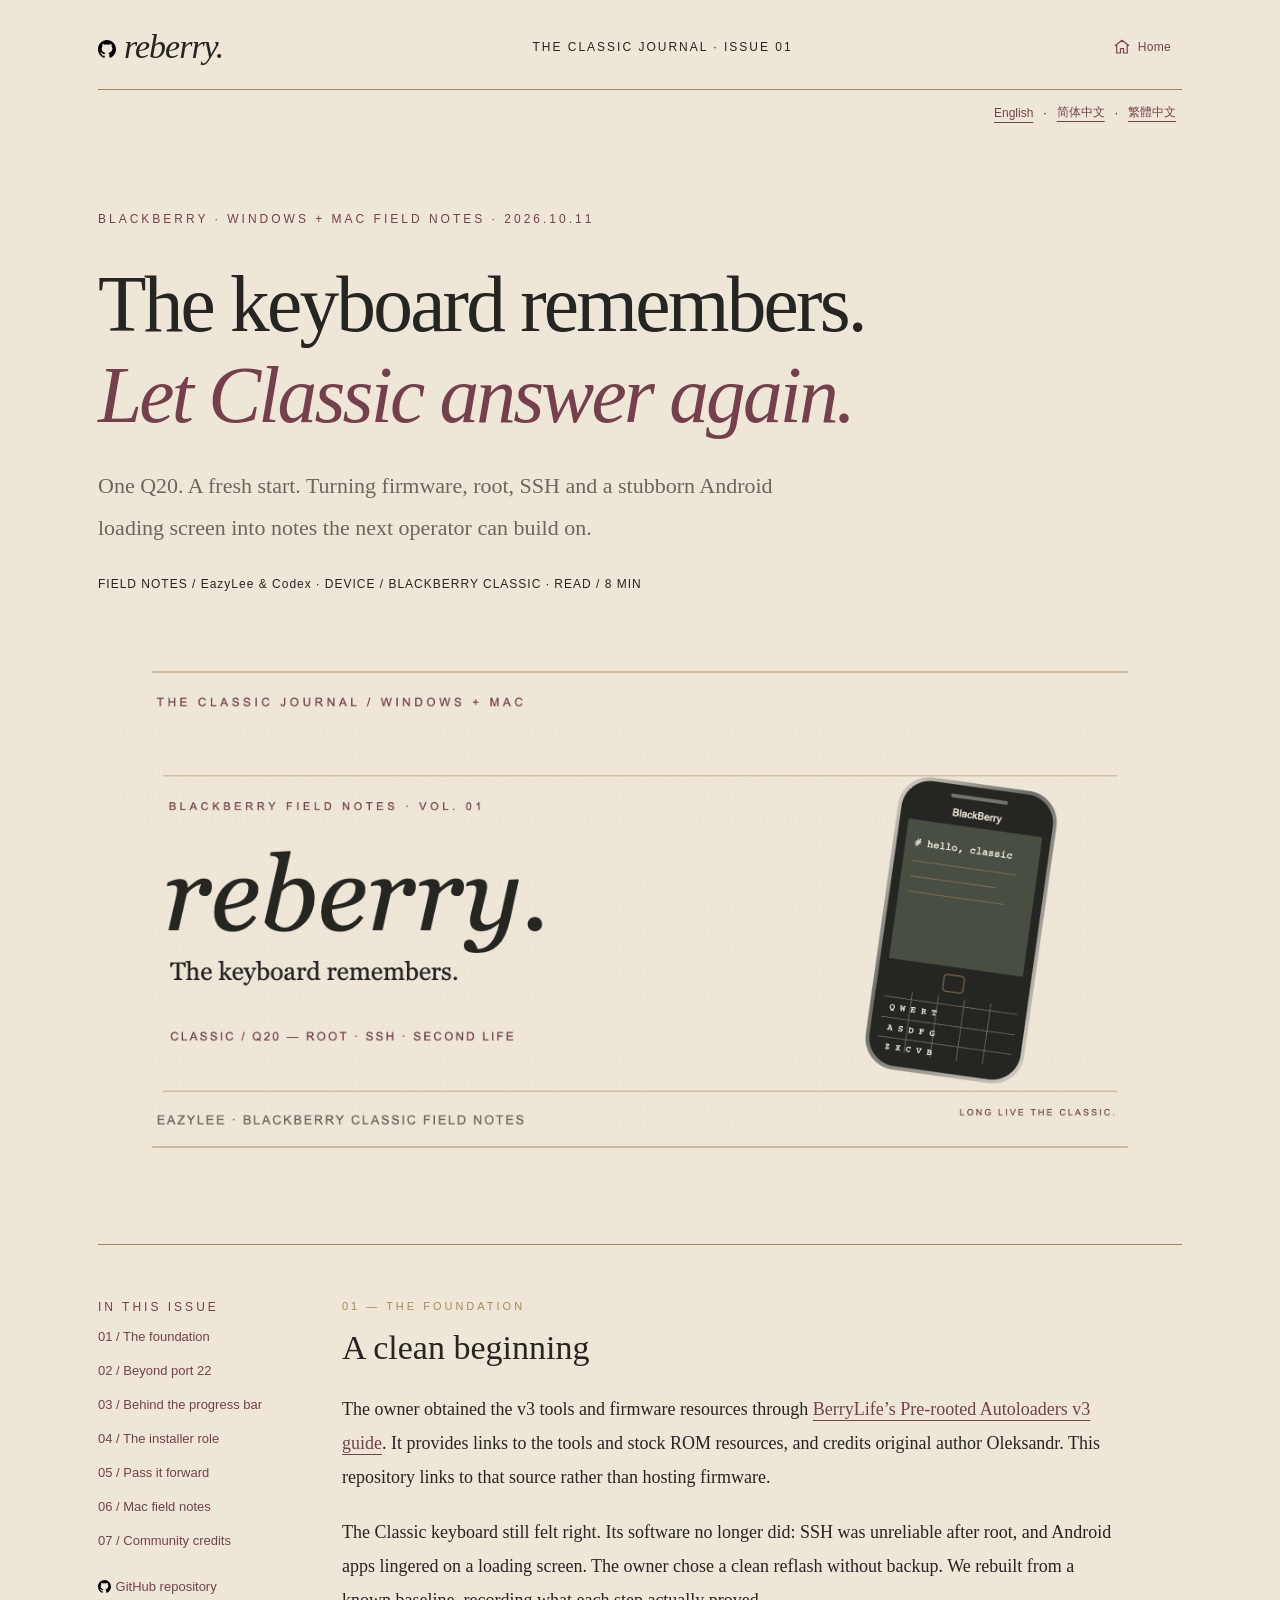
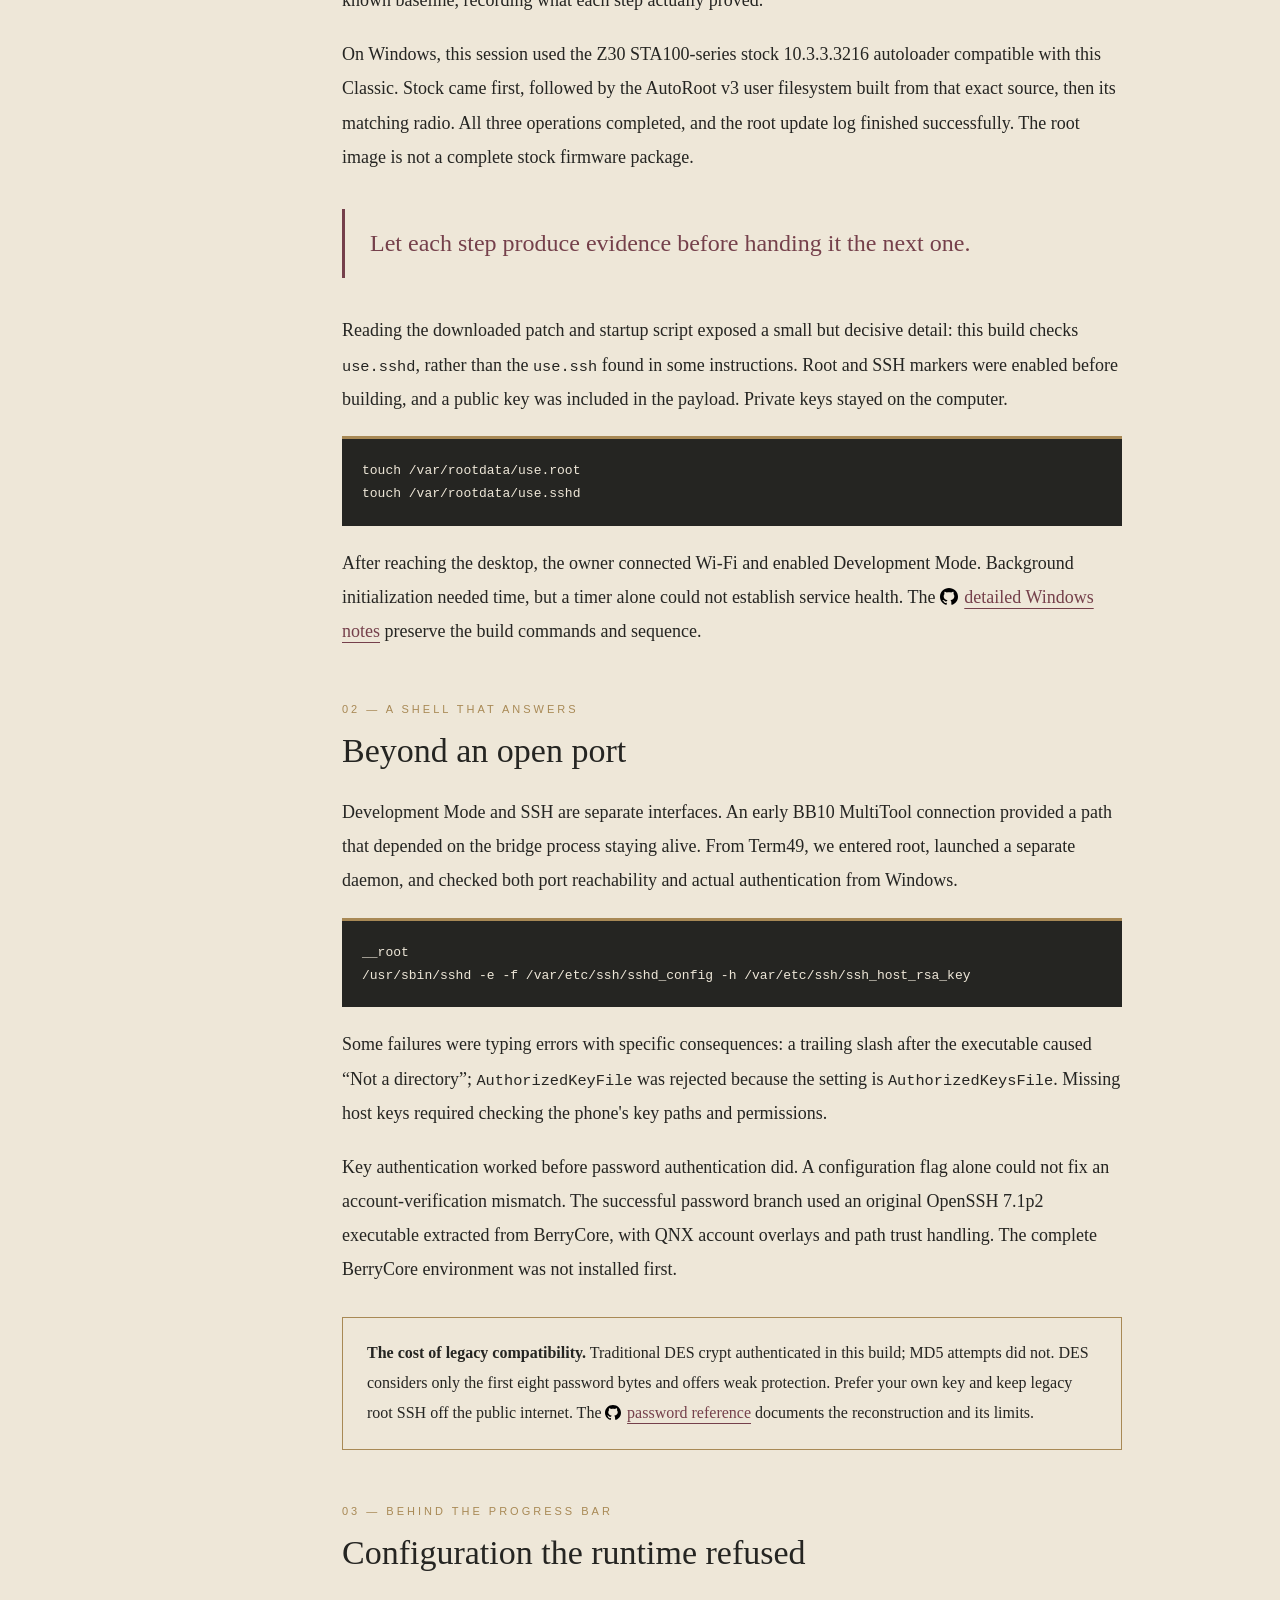
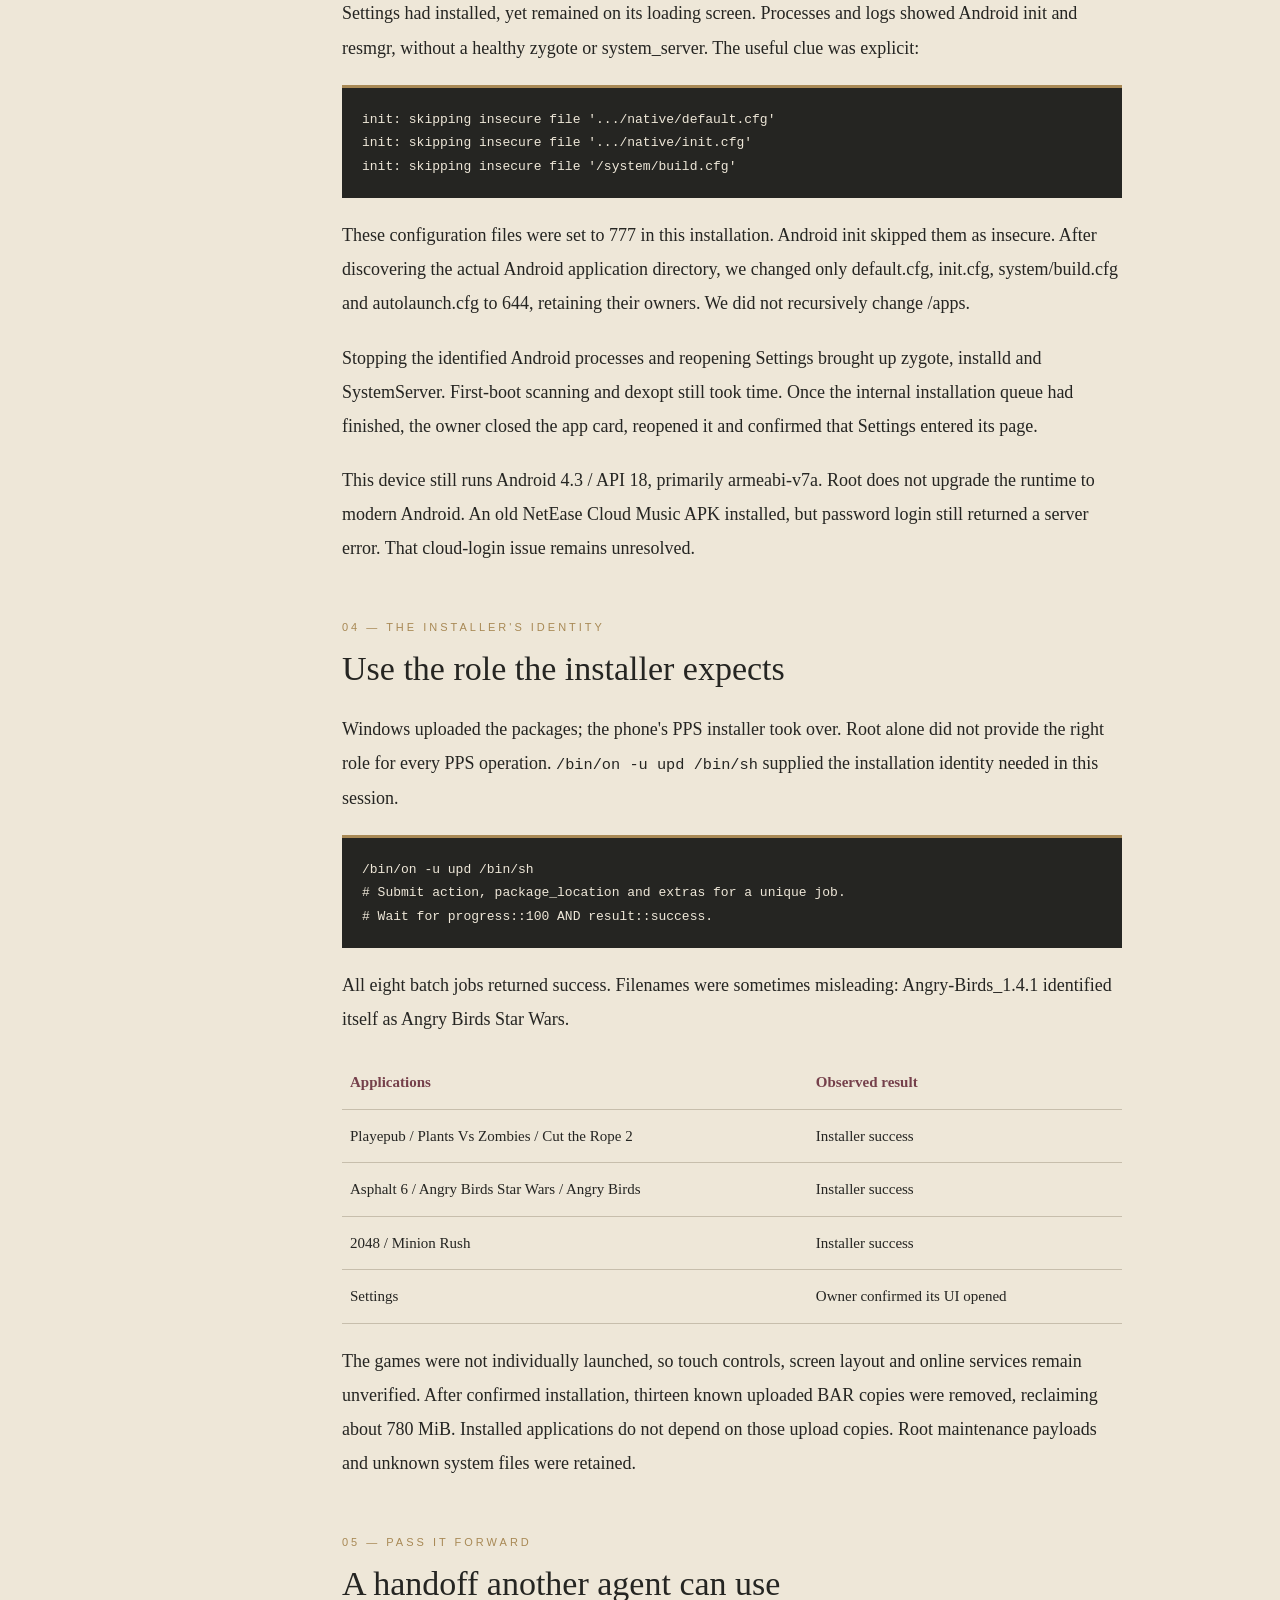
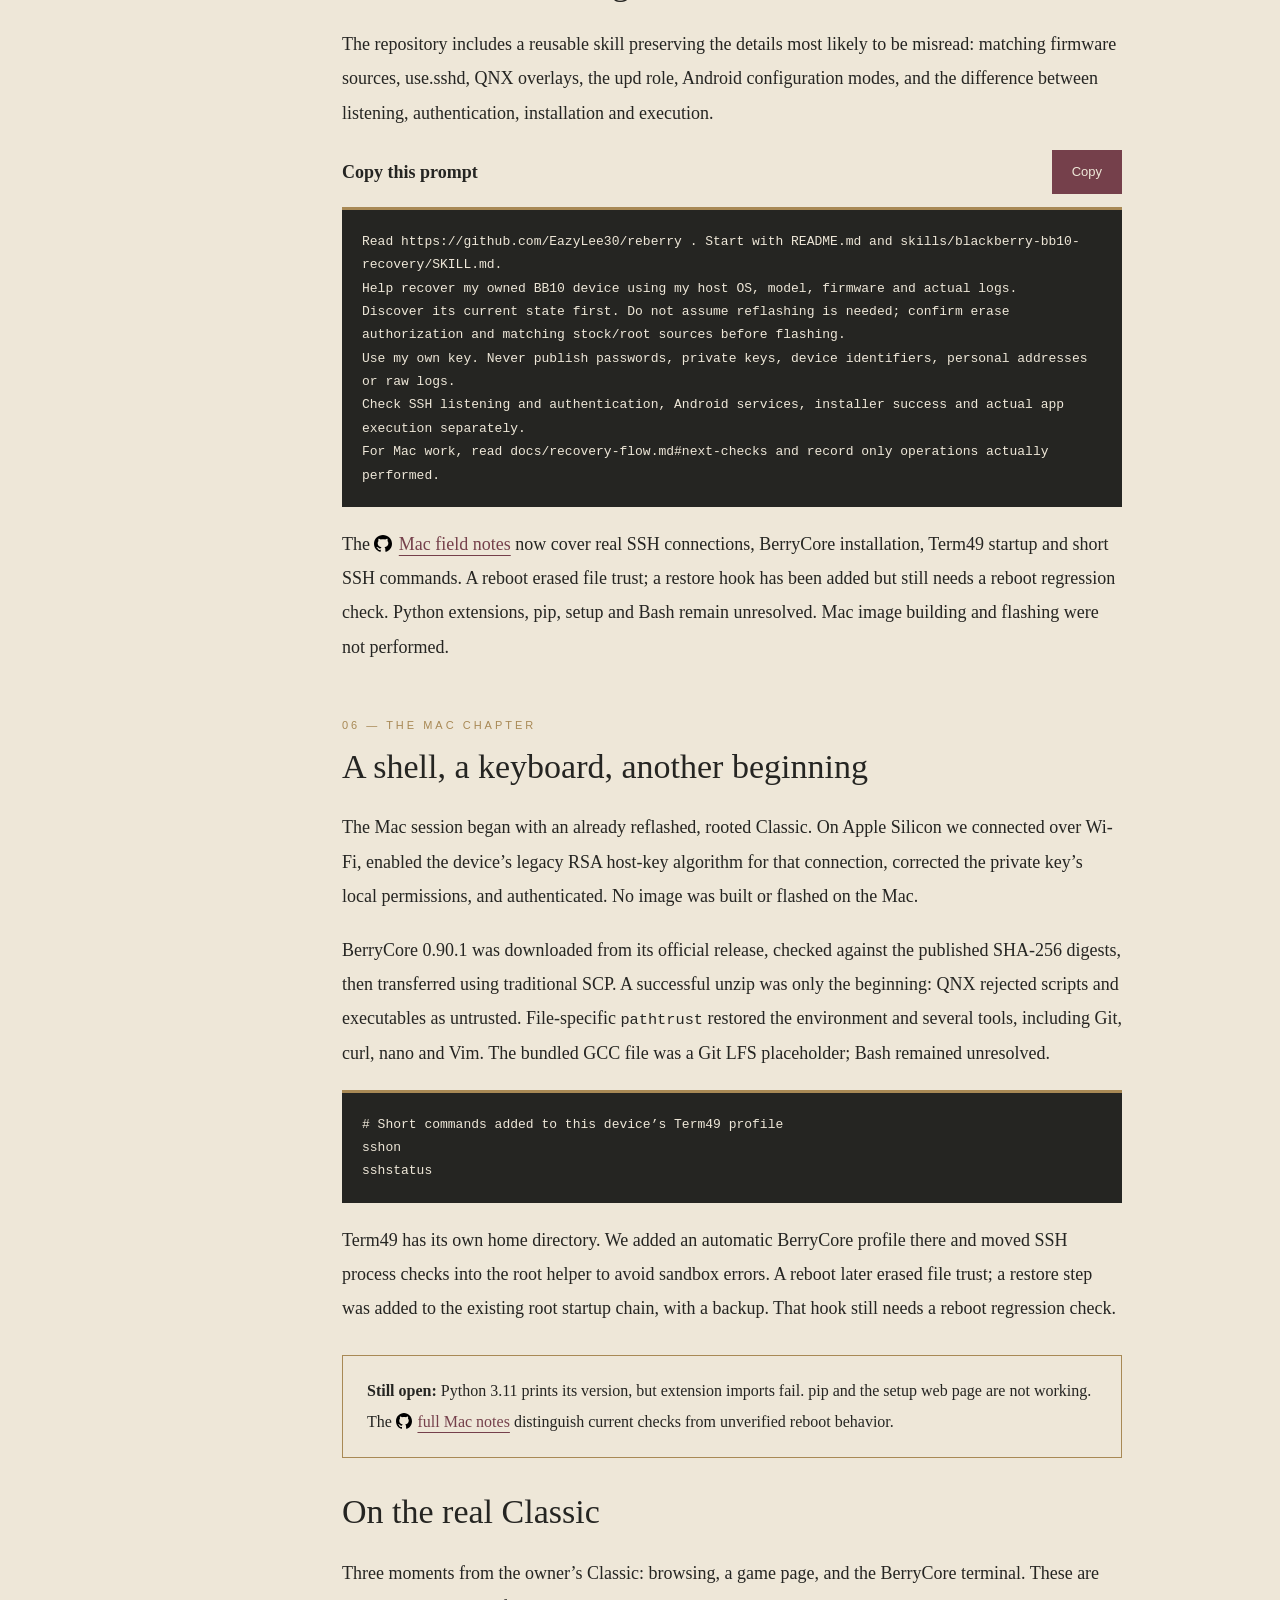
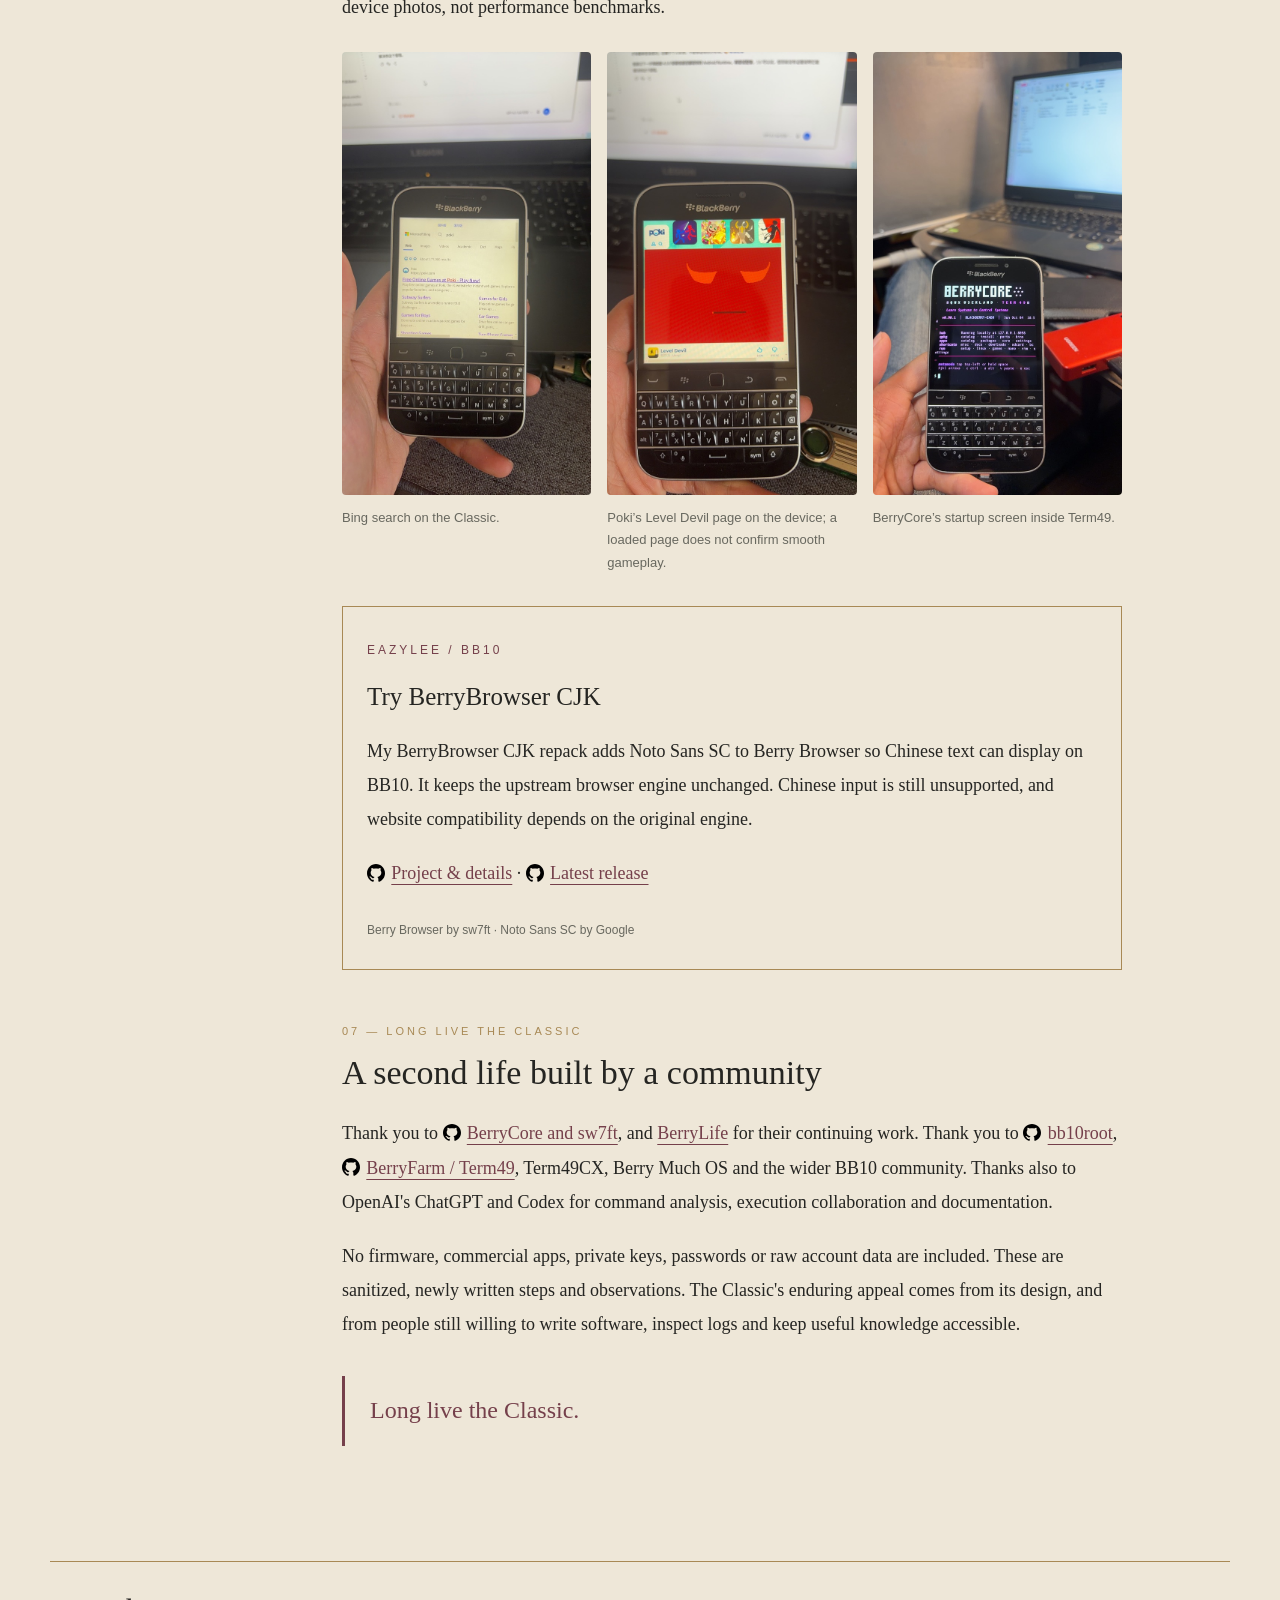
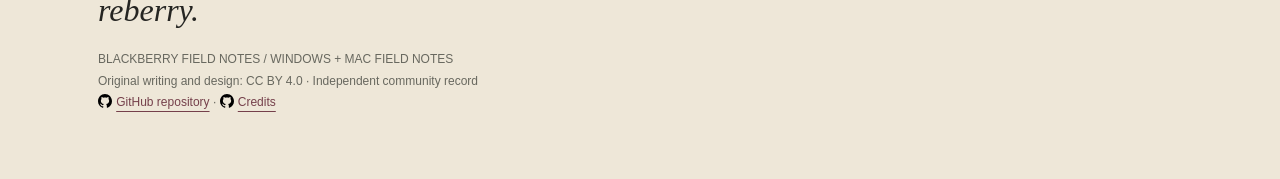
<file: site/index.html>
<!doctype html>
<html lang="en"><head><meta charset="utf-8"><meta name="viewport" content="width=device-width,initial-scale=1"><title>reberry · The keyboard remembers</title><meta name="description" content="BlackBerry Classic revival: Windows recovery, Mac SSH, BerryCore and Term49 field notes."><meta name="theme-color" content="#eee7d8"><link rel="canonical" href="https://eazylee.xyz/reberry/"><link rel="stylesheet" href="style.css?v=20261011-4">
<meta property="og:type" content="article">
<meta property="og:site_name" content="reberry">
<meta property="og:locale" content="en_US">
<meta property="og:title" content="reberry · The keyboard remembers">
<meta property="og:description" content="BlackBerry Classic revival: Windows recovery, Mac SSH, BerryCore and Term49 field notes.">
<meta property="og:url" content="https://eazylee.xyz/reberry/">
<meta property="og:image" content="https://eazylee.xyz/reberry/share-square-v2.png">
<meta property="og:image:secure_url" content="https://eazylee.xyz/reberry/share-square-v2.png">
<meta property="og:image:type" content="image/png">
<meta property="og:image:width" content="600">
<meta property="og:image:height" content="600">
<meta property="og:image:alt" content="reberry — The keyboard remembers. BlackBerry Classic field notes.">
<meta name="twitter:card" content="summary_large_image">
<meta name="twitter:title" content="reberry · The keyboard remembers">
<meta name="twitter:description" content="BlackBerry Classic revival: Windows recovery, Mac SSH, BerryCore and Term49 field notes.">
<meta name="twitter:image" content="https://eazylee.xyz/reberry/share-cover-v1.png">
<meta name="twitter:image:alt" content="reberry — The keyboard remembers. BlackBerry Classic field notes.">
<link rel="icon" type="image/png" sizes="32x32" href="/reberry/favicon-32.png">
<link rel="icon" type="image/png" sizes="192x192" href="/reberry/share-icon.png">
<link rel="apple-touch-icon" sizes="180x180" href="/reberry/apple-touch-icon.png">
<link rel="image_src" href="https://eazylee.xyz/reberry/share-square-v2.png">
</head>
<body><header><div class="masthead"><a class="wordmark github-link" href="https://github.com/EazyLee30/reberry"><img class="github-icon" src="icons/github-invertocat.svg" width="98" height="96" alt="" aria-hidden="true">reberry.</a><span>THE CLASSIC JOURNAL · ISSUE 01</span><a class="home-link" href="/" aria-label="Return to EazyLee’s blog"><svg class="home-icon" width="18" height="18" viewBox="0 0 24 24" fill="none" stroke="currentColor" stroke-width="1.6" stroke-linecap="round" stroke-linejoin="round" aria-hidden="true" focusable="false"><path d="m3 10 9-7 9 7M5 9v11h5v-6h4v6h5V9"/></svg><span>Home</span></a></div><nav aria-label="Language" class="languages"><a href="/reberry/" lang="en">English</a> · <a href="/reberry/zh-CN/" lang="zh-CN">简体中文</a> · <a href="/reberry/zh-TW/" lang="zh-TW">繁體中文</a></nav><div class="cover"><span class="eyebrow">BlackBerry · Windows + Mac field notes · 2026.10.11</span><h1>The keyboard remembers.<br><em>Let Classic answer again.</em></h1><p class="dek">One Q20. A fresh start. Turning firmware, root, SSH and a stubborn Android loading screen into notes the next operator can build on.</p><div class="byline">FIELD NOTES / EazyLee &amp; Codex · DEVICE / BLACKBERRY CLASSIC · READ / 8 MIN</div><img src="share-cover-v1.png" width="1200" height="630" style="display:block;width:100%;height:auto;aspect-ratio:1200 / 630;object-fit:contain" alt="reberry wordmark and an original Classic keyboard illustration on warm paper"></div></header>
<main><div class="layout"><aside aria-label="Article navigation"><span class="eyebrow">In this issue</span><a href="#begin">01 / The foundation</a><a href="#ssh">02 / Beyond port 22</a><a href="#android">03 / Behind the progress bar</a><a href="#install">04 / The installer role</a><a href="#handoff">05 / Pass it forward</a><a href="#mac">06 / Mac field notes</a><a href="#credits">07 / Community credits</a><p><a href="https://github.com/EazyLee30/reberry" class="github-link"><img class="github-icon" src="icons/github-invertocat.svg" width="98" height="96" alt="" aria-hidden="true">GitHub repository</a></p></aside><article>
<h2 id="begin"><span class="chapter">01 — THE FOUNDATION</span>A clean beginning</h2><p>The owner obtained the v3 tools and firmware resources through <a href="https://bberrylife.github.io/Pages/V3root.html">BerryLife’s Pre-rooted Autoloaders v3 guide</a>. It provides links to the tools and stock ROM resources, and credits original author Oleksandr. This repository links to that source rather than hosting firmware.</p>
<p>The Classic keyboard still felt right. Its software no longer did: SSH was unreliable after root, and Android apps lingered on a loading screen. The owner chose a clean reflash without backup. We rebuilt from a known baseline, recording what each step actually proved.</p>
<p>On Windows, this session used the Z30 STA100-series stock 10.3.3.3216 autoloader compatible with this Classic. Stock came first, followed by the AutoRoot v3 user filesystem built from that exact source, then its matching radio. All three operations completed, and the root update log finished successfully. The root image is not a complete stock firmware package.</p>
<blockquote>Let each step produce evidence before handing it the next one.</blockquote>
<p>Reading the downloaded patch and startup script exposed a small but decisive detail: this build checks <code>use.sshd</code>, rather than the <code>use.ssh</code> found in some instructions. Root and SSH markers were enabled before building, and a public key was included in the payload. Private keys stayed on the computer.</p>
<pre>touch /var/rootdata/use.root
touch /var/rootdata/use.sshd</pre>
<p>After reaching the desktop, the owner connected Wi-Fi and enabled Development Mode. Background initialization needed time, but a timer alone could not establish service health. The <a href="https://github.com/EazyLee30/reberry/blob/main/docs/recovery-flow.md#stage-01" class="github-link"><img class="github-icon" src="icons/github-invertocat.svg" width="98" height="96" alt="" aria-hidden="true">detailed Windows notes</a> preserve the build commands and sequence.</p>
<h2 id="ssh"><span class="chapter">02 — A SHELL THAT ANSWERS</span>Beyond an open port</h2>
<p>Development Mode and SSH are separate interfaces. An early BB10 MultiTool connection provided a path that depended on the bridge process staying alive. From Term49, we entered root, launched a separate daemon, and checked both port reachability and actual authentication from Windows.</p>
<pre>__root
/usr/sbin/sshd -e -f /var/etc/ssh/sshd_config -h /var/etc/ssh/ssh_host_rsa_key</pre>
<p>Some failures were typing errors with specific consequences: a trailing slash after the executable caused “Not a directory”; <code>AuthorizedKeyFile</code> was rejected because the setting is <code>AuthorizedKeysFile</code>. Missing host keys required checking the phone's key paths and permissions.</p>
<p>Key authentication worked before password authentication did. A configuration flag alone could not fix an account-verification mismatch. The successful password branch used an original OpenSSH 7.1p2 executable extracted from BerryCore, with QNX account overlays and path trust handling. The complete BerryCore environment was not installed first.</p>
<div class="note"><strong>The cost of legacy compatibility.</strong> Traditional DES crypt authenticated in this build; MD5 attempts did not. DES considers only the first eight password bytes and offers weak protection. Prefer your own key and keep legacy root SSH off the public internet. The <a href="https://github.com/EazyLee30/reberry/blob/main/skills/blackberry-bb10-recovery/references/password-ssh.md" class="github-link"><img class="github-icon" src="icons/github-invertocat.svg" width="98" height="96" alt="" aria-hidden="true">password reference</a> documents the reconstruction and its limits.</div>
<h2 id="android"><span class="chapter">03 — BEHIND THE PROGRESS BAR</span>Configuration the runtime refused</h2>
<p>Settings had installed, yet remained on its loading screen. Processes and logs showed Android init and resmgr, without a healthy zygote or system_server. The useful clue was explicit:</p>
<pre>init: skipping insecure file '.../native/default.cfg'
init: skipping insecure file '.../native/init.cfg'
init: skipping insecure file '/system/build.cfg'</pre>
<p>These configuration files were set to 777 in this installation. Android init skipped them as insecure. After discovering the actual Android application directory, we changed only default.cfg, init.cfg, system/build.cfg and autolaunch.cfg to 644, retaining their owners. We did not recursively change /apps.</p>
<p>Stopping the identified Android processes and reopening Settings brought up zygote, installd and SystemServer. First-boot scanning and dexopt still took time. Once the internal installation queue had finished, the owner closed the app card, reopened it and confirmed that Settings entered its page.</p>
<p>This device still runs Android 4.3 / API 18, primarily armeabi-v7a. Root does not upgrade the runtime to modern Android. An old NetEase Cloud Music APK installed, but password login still returned a server error. That cloud-login issue remains unresolved.</p>
<h2 id="install"><span class="chapter">04 — THE INSTALLER'S IDENTITY</span>Use the role the installer expects</h2>
<p>Windows uploaded the packages; the phone's PPS installer took over. Root alone did not provide the right role for every PPS operation. <code>/bin/on -u upd /bin/sh</code> supplied the installation identity needed in this session.</p>
<pre>/bin/on -u upd /bin/sh
# Submit action, package_location and extras for a unique job.
# Wait for progress::100 AND result::success.</pre>
<p>All eight batch jobs returned success. Filenames were sometimes misleading: Angry-Birds_1.4.1 identified itself as Angry Birds Star Wars.</p>
<div class="table-wrap"><table><thead><tr><th>Applications</th><th>Observed result</th></tr></thead><tbody><tr><td>Playepub / Plants Vs Zombies / Cut the Rope 2</td><td>Installer success</td></tr><tr><td>Asphalt 6 / Angry Birds Star Wars / Angry Birds</td><td>Installer success</td></tr><tr><td>2048 / Minion Rush</td><td>Installer success</td></tr><tr><td>Settings</td><td>Owner confirmed its UI opened</td></tr></tbody></table></div>
<p>The games were not individually launched, so touch controls, screen layout and online services remain unverified. After confirmed installation, thirteen known uploaded BAR copies were removed, reclaiming about 780 MiB. Installed applications do not depend on those upload copies. Root maintenance payloads and unknown system files were retained.</p>
<h2 id="handoff"><span class="chapter">05 — PASS IT FORWARD</span>A handoff another agent can use</h2>
<p>The repository includes a reusable skill preserving the details most likely to be misread: matching firmware sources, use.sshd, QNX overlays, the upd role, Android configuration modes, and the difference between listening, authentication, installation and execution.</p>
<div class="prompt-head"><strong>Copy this prompt</strong><button id="copy" type="button">Copy</button></div>
<pre id="prompt">Read https://github.com/EazyLee30/reberry . Start with README.md and skills/blackberry-bb10-recovery/SKILL.md.
Help recover my owned BB10 device using my host OS, model, firmware and actual logs.
Discover its current state first. Do not assume reflashing is needed; confirm erase authorization and matching stock/root sources before flashing.
Use my own key. Never publish passwords, private keys, device identifiers, personal addresses or raw logs.
Check SSH listening and authentication, Android services, installer success and actual app execution separately.
For Mac work, read docs/recovery-flow.md#next-checks and record only operations actually performed.</pre>
<p>The <a href="https://github.com/EazyLee30/reberry/blob/main/docs/recovery-flow.md#stage-07" class="github-link"><img class="github-icon" src="icons/github-invertocat.svg" width="98" height="96" alt="" aria-hidden="true">Mac field notes</a> now cover real SSH connections, BerryCore installation, Term49 startup and short SSH commands. A reboot erased file trust; a restore hook has been added but still needs a reboot regression check. Python extensions, pip, setup and Bash remain unresolved. Mac image building and flashing were not performed.</p>
<h2 id="mac"><span class="chapter">06 — THE MAC CHAPTER</span>A shell, a keyboard, another beginning</h2><p>The Mac session began with an already reflashed, rooted Classic. On Apple Silicon we connected over Wi-Fi, enabled the device’s legacy RSA host-key algorithm for that connection, corrected the private key’s local permissions, and authenticated. No image was built or flashed on the Mac.</p><p>BerryCore 0.90.1 was downloaded from its official release, checked against the published SHA-256 digests, then transferred using traditional SCP. A successful unzip was only the beginning: QNX rejected scripts and executables as untrusted. File-specific <code>pathtrust</code> restored the environment and several tools, including Git, curl, nano and Vim. The bundled GCC file was a Git LFS placeholder; Bash remained unresolved.</p><pre># Short commands added to this device’s Term49 profile
sshon
sshstatus</pre><p>Term49 has its own home directory. We added an automatic BerryCore profile there and moved SSH process checks into the root helper to avoid sandbox errors. A reboot later erased file trust; a restore step was added to the existing root startup chain, with a backup. That hook still needs a reboot regression check.</p><div class="note"><strong>Still open:</strong> Python 3.11 prints its version, but extension imports fail. pip and the setup web page are not working. The <a href="https://github.com/EazyLee30/reberry/blob/main/docs/recovery-flow.md#stage-07" class="github-link"><img class="github-icon" src="icons/github-invertocat.svg" width="98" height="96" alt="" aria-hidden="true">full Mac notes</a> distinguish current checks from unverified reboot behavior.</div>
<section class="device-journal" id="device-photos"><h2>On the real Classic</h2><p>Three moments from the owner’s Classic: browsing, a game page, and the BerryCore terminal. These are device photos, not performance benchmarks.</p><div class="photo-grid"><figure><a href="photos/classic-browser.jpg"><img src="photos/classic-browser.jpg" width="665" height="1182" loading="lazy" decoding="async" alt="Bing search on the Classic."></a><figcaption>Bing search on the Classic.</figcaption></figure><figure><a href="photos/classic-poki.jpg"><img src="photos/classic-poki.jpg" width="665" height="1182" loading="lazy" decoding="async" alt="Poki’s Level Devil page on the device; a loaded page does not confirm smooth gameplay."></a><figcaption>Poki’s Level Devil page on the device; a loaded page does not confirm smooth gameplay.</figcaption></figure><figure><a href="photos/classic-berrycore.jpg"><img src="photos/classic-berrycore.jpg" width="665" height="1182" loading="lazy" decoding="async" alt="BerryCore’s startup screen inside Term49."></a><figcaption>BerryCore’s startup screen inside Term49.</figcaption></figure></div><div class="browser-feature"><span class="eyebrow">EazyLee / BB10</span><h3>Try BerryBrowser CJK</h3><p>My BerryBrowser CJK repack adds Noto Sans SC to Berry Browser so Chinese text can display on BB10. It keeps the upstream browser engine unchanged. Chinese input is still unsupported, and website compatibility depends on the original engine.</p><p><a href="https://github.com/EazyLee30/berrybrowser-cjk" class="github-link"><img class="github-icon" src="icons/github-invertocat.svg" width="98" height="96" alt="" aria-hidden="true">Project & details</a> · <a href="https://github.com/EazyLee30/berrybrowser-cjk/releases/latest" class="github-link"><img class="github-icon" src="icons/github-invertocat.svg" width="98" height="96" alt="" aria-hidden="true">Latest release</a></p><small>Berry Browser by sw7ft · Noto Sans SC by Google</small></div></section>
<h2 id="credits"><span class="chapter">07 — LONG LIVE THE CLASSIC</span>A second life built by a community</h2>
<p>Thank you to <a href="https://github.com/sw7ft/BerryCore" class="github-link"><img class="github-icon" src="icons/github-invertocat.svg" width="98" height="96" alt="" aria-hidden="true">BerryCore and sw7ft</a>, and <a href="https://bberrylife.github.io/">BerryLife</a> for their continuing work. Thank you to <a href="https://github.com/bb10root" class="github-link"><img class="github-icon" src="icons/github-invertocat.svg" width="98" height="96" alt="" aria-hidden="true">bb10root</a>, <a href="https://github.com/BerryFarm/Term49" class="github-link"><img class="github-icon" src="icons/github-invertocat.svg" width="98" height="96" alt="" aria-hidden="true">BerryFarm / Term49</a>, Term49CX, Berry Much OS and the wider BB10 community. Thanks also to OpenAI's ChatGPT and Codex for command analysis, execution collaboration and documentation.</p>
<p>No firmware, commercial apps, private keys, passwords or raw account data are included. These are sanitized, newly written steps and observations. The Classic's enduring appeal comes from its design, and from people still willing to write software, inspect logs and keep useful knowledge accessible.</p><blockquote>Long live the Classic.</blockquote></article></div></main><footer><span class="footer-title">reberry.</span><p>BLACKBERRY FIELD NOTES / WINDOWS + MAC FIELD NOTES<br>Original writing and design: CC BY 4.0 · Independent community record<br><a href="https://github.com/EazyLee30/reberry" class="github-link"><img class="github-icon" src="icons/github-invertocat.svg" width="98" height="96" alt="" aria-hidden="true">GitHub repository</a> · <a href="https://github.com/EazyLee30/reberry/blob/main/docs/credits.md" class="github-link"><img class="github-icon" src="icons/github-invertocat.svg" width="98" height="96" alt="" aria-hidden="true">Credits</a></p></footer><script>document.getElementById('copy').addEventListener('click',async function(){try{await navigator.clipboard.writeText(document.getElementById('prompt').textContent);this.textContent='Copied';}catch(e){this.textContent='Select text to copy';}});</script></body></html>
</file>
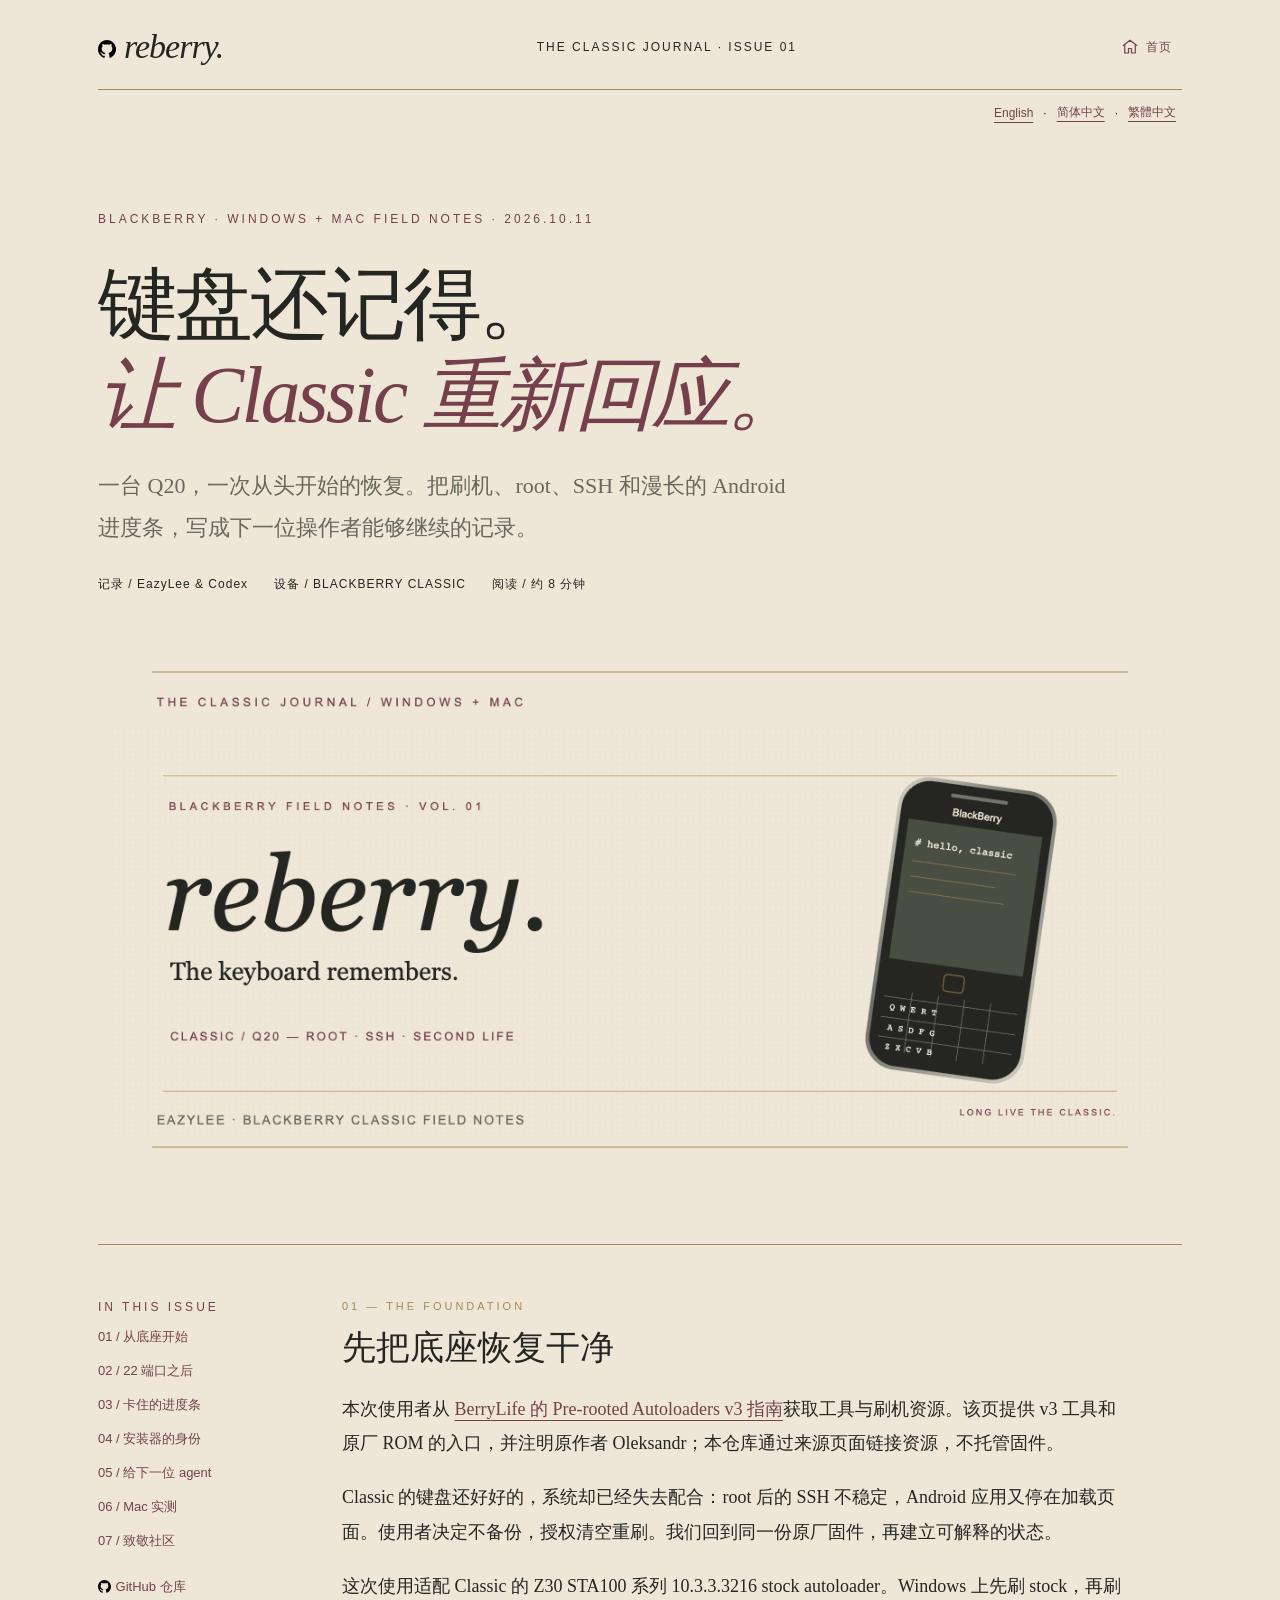
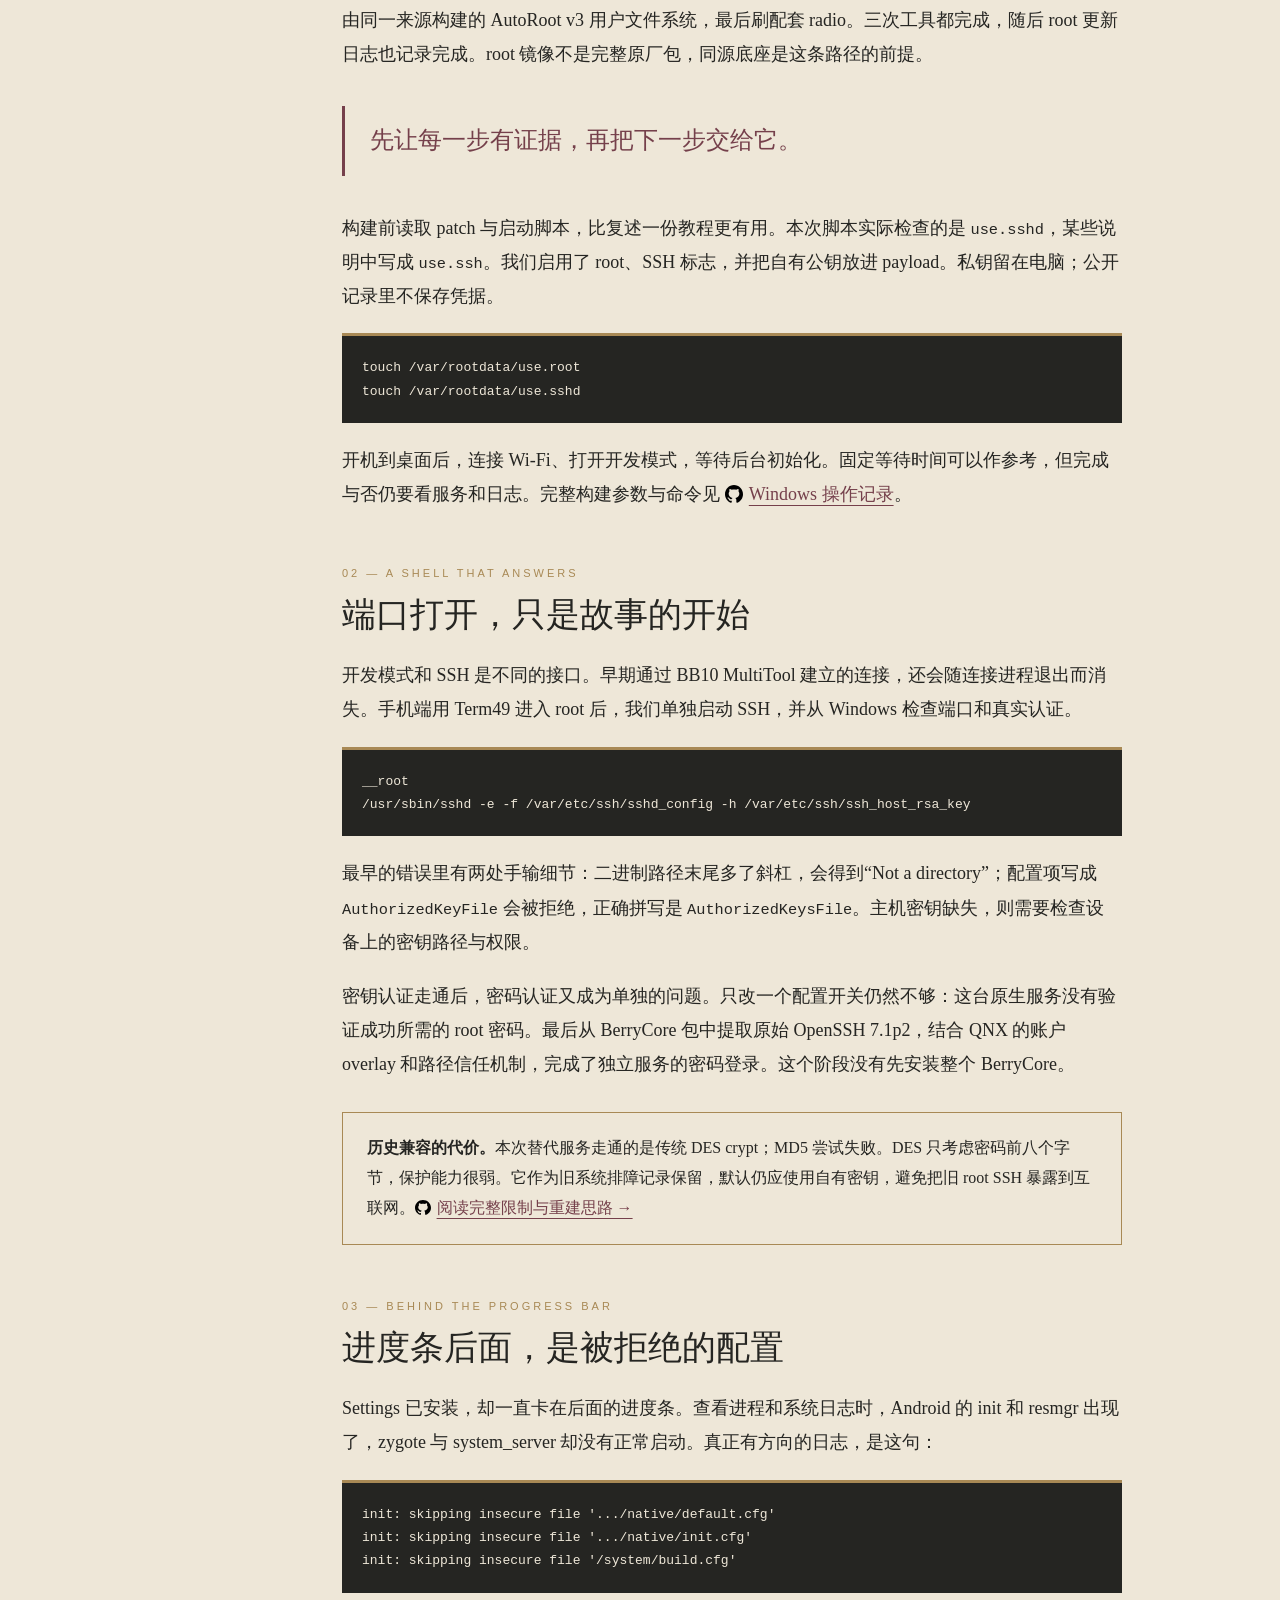
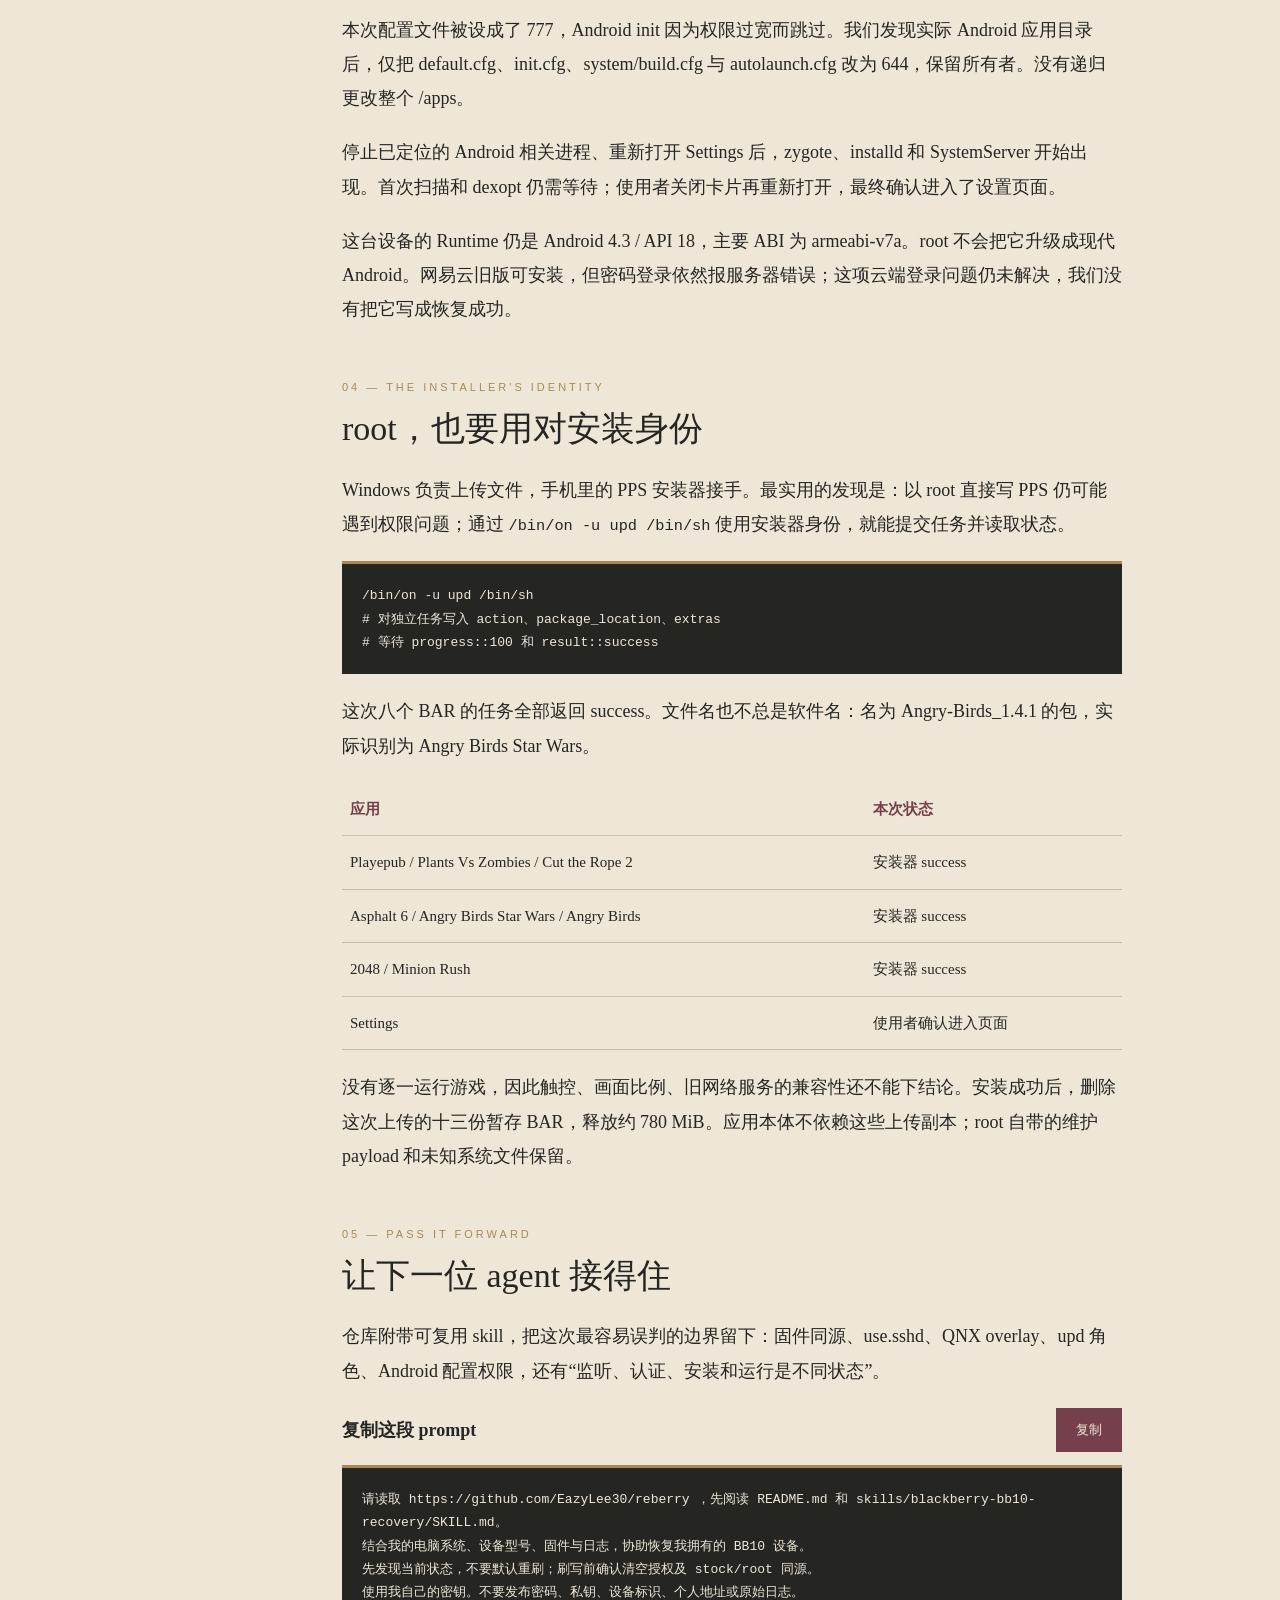
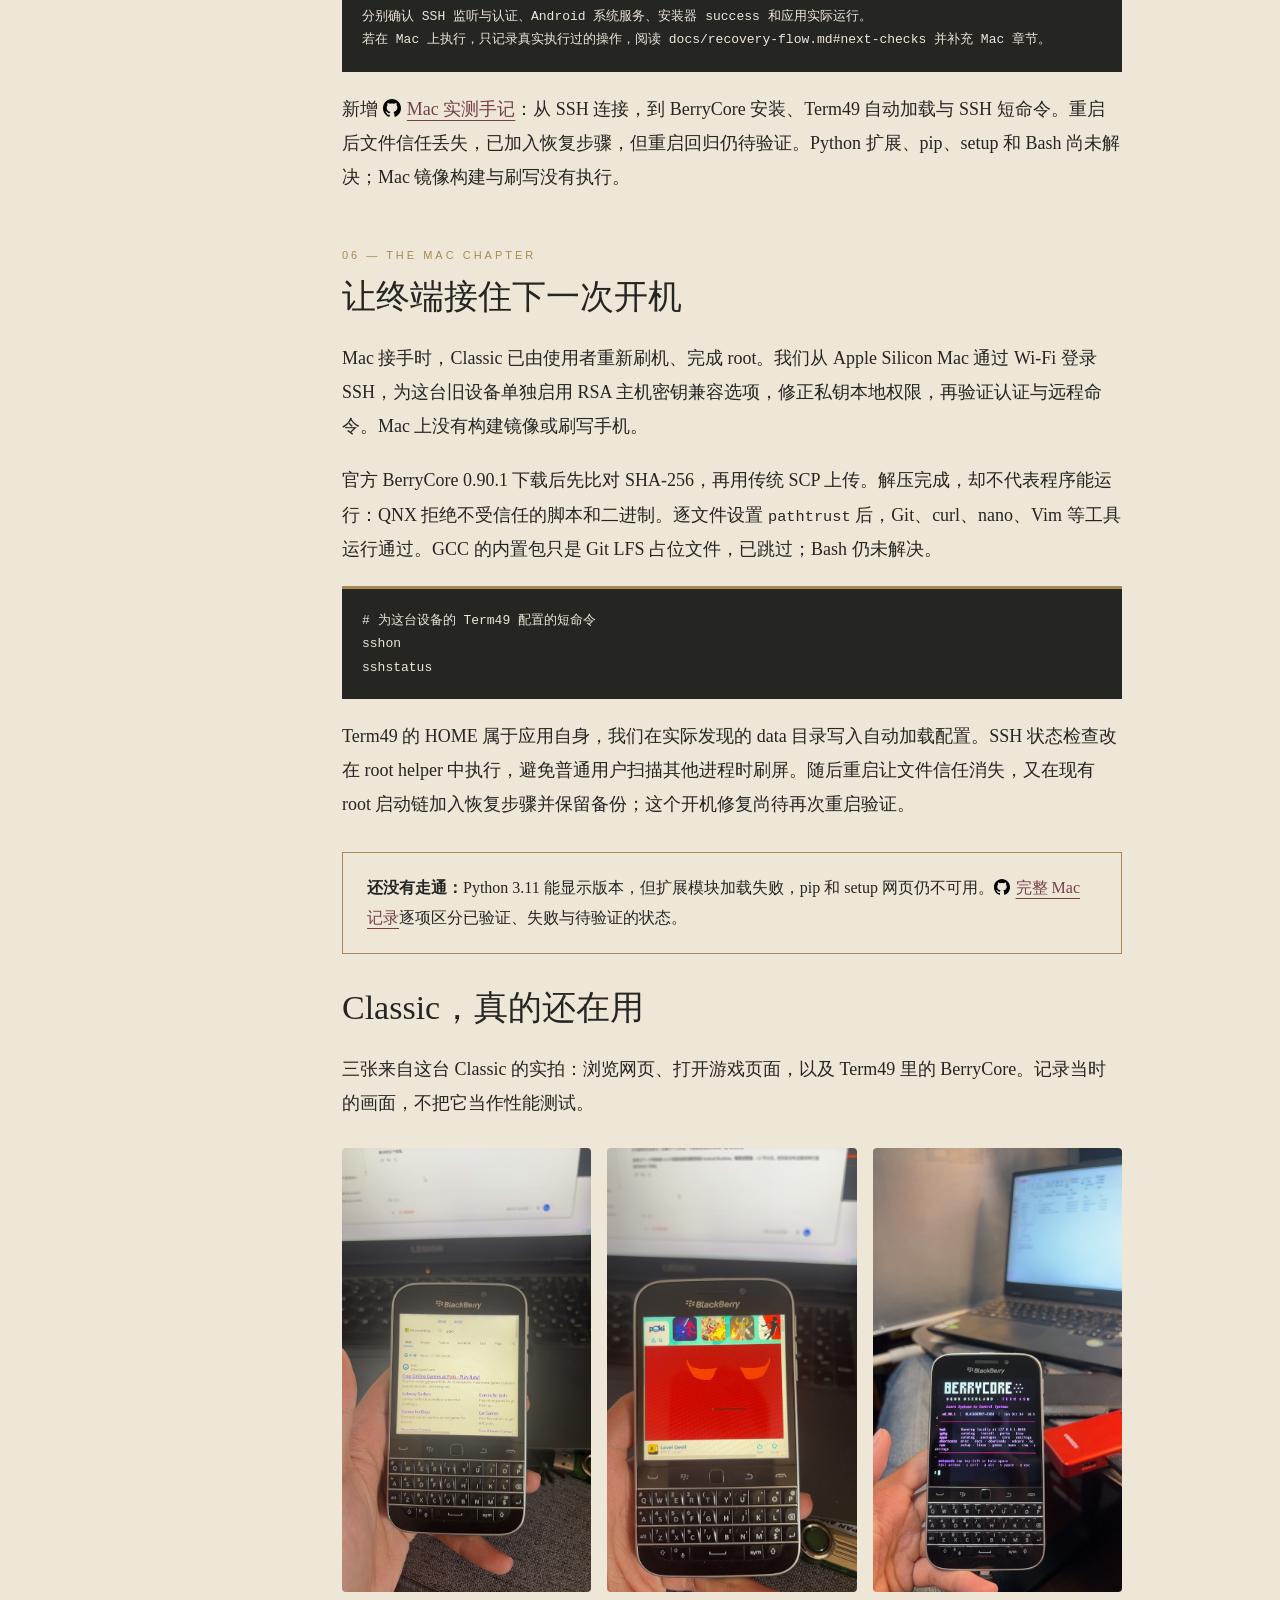
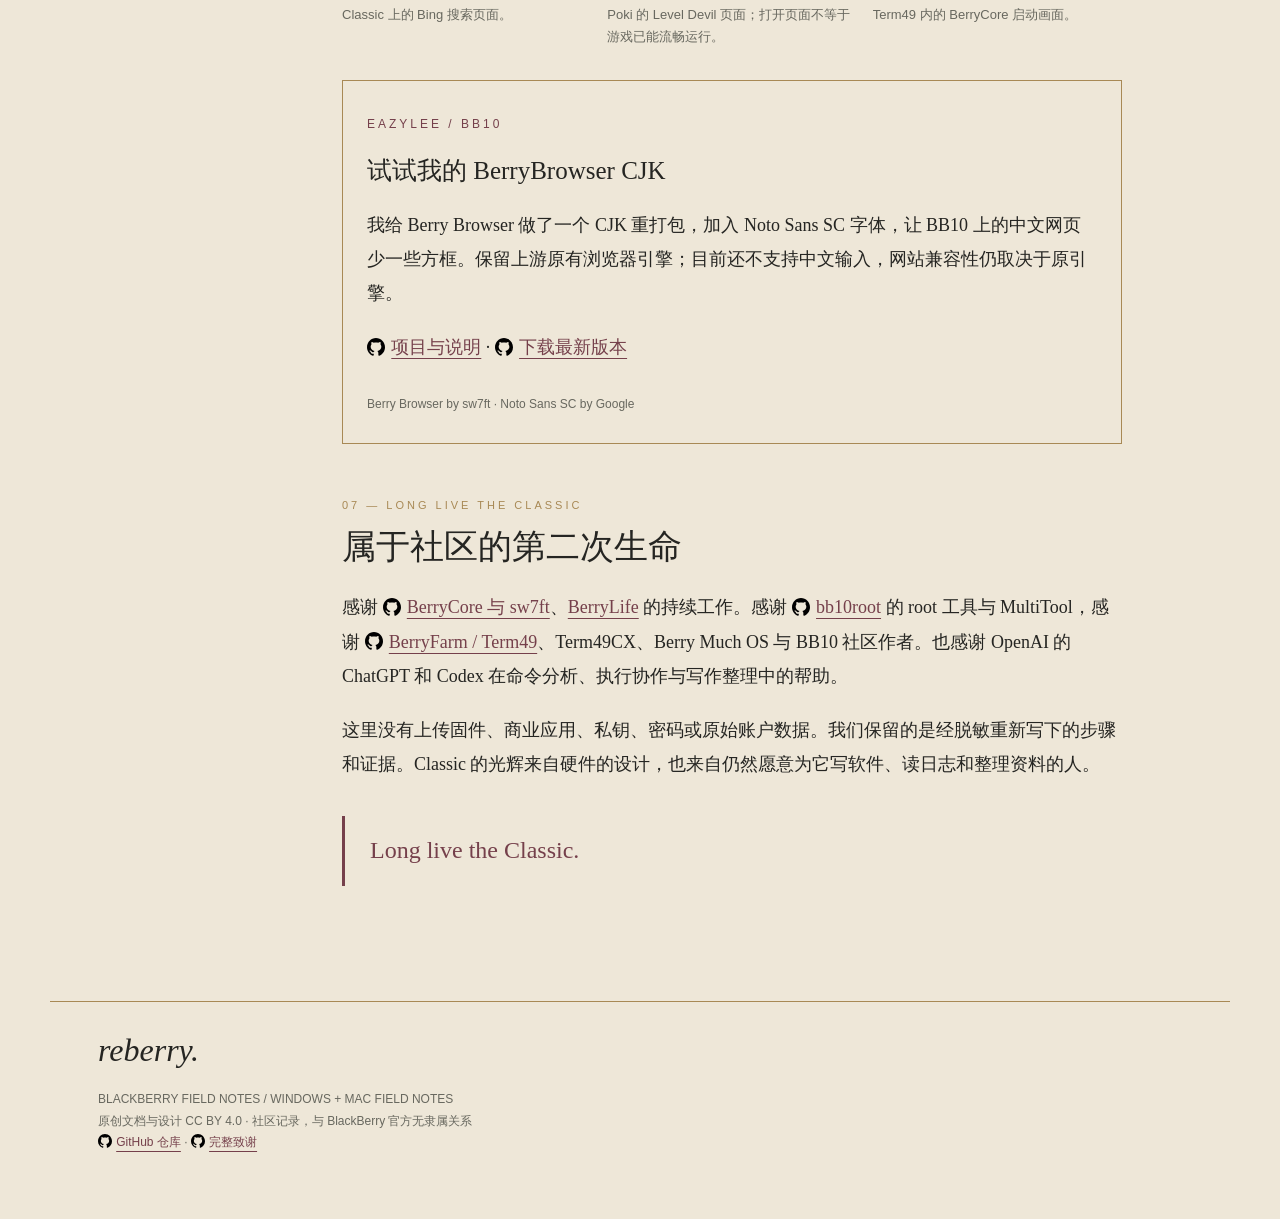
<file: site/zh-CN/index.html>
<!doctype html>
<html lang="zh-CN"><head><meta charset="utf-8"><meta name="viewport" content="width=device-width,initial-scale=1"><title>reberry · 键盘还记得</title><meta name="description" content="黑莓 Classic 的第二次生命：Windows 恢复、Mac SSH、BerryCore 与 Term49 实测手记。"><meta name="theme-color" content="#eee7d8"><link rel="canonical" href="https://eazylee.xyz/reberry/zh-CN/"><link rel="stylesheet" href="../style.css?v=20261011-4">
<meta property="og:type" content="article">
<meta property="og:site_name" content="reberry">
<meta property="og:locale" content="zh_CN">
<meta property="og:title" content="reberry · 键盘还记得">
<meta property="og:description" content="黑莓 Classic 的第二次生命：Windows 恢复、Mac SSH、BerryCore 与 Term49 实测手记。">
<meta property="og:url" content="https://eazylee.xyz/reberry/zh-CN/">
<meta property="og:image" content="https://eazylee.xyz/reberry/share-square-v2.png">
<meta property="og:image:secure_url" content="https://eazylee.xyz/reberry/share-square-v2.png">
<meta property="og:image:type" content="image/png">
<meta property="og:image:width" content="600">
<meta property="og:image:height" content="600">
<meta property="og:image:alt" content="reberry — The keyboard remembers. BlackBerry Classic field notes.">
<meta name="twitter:card" content="summary_large_image">
<meta name="twitter:title" content="reberry · 键盘还记得">
<meta name="twitter:description" content="黑莓 Classic 的第二次生命：Windows 恢复、Mac SSH、BerryCore 与 Term49 实测手记。">
<meta name="twitter:image" content="https://eazylee.xyz/reberry/share-cover-v1.png">
<meta name="twitter:image:alt" content="reberry — The keyboard remembers. BlackBerry Classic field notes.">
<link rel="icon" type="image/png" sizes="32x32" href="/reberry/favicon-32.png">
<link rel="icon" type="image/png" sizes="192x192" href="/reberry/share-icon.png">
<link rel="apple-touch-icon" sizes="180x180" href="/reberry/apple-touch-icon.png">
<link rel="image_src" href="https://eazylee.xyz/reberry/share-square-v2.png">
</head>
<body><header><div class="masthead"><a class="wordmark github-link" href="https://github.com/EazyLee30/reberry"><img class="github-icon" src="../icons/github-invertocat.svg" width="98" height="96" alt="" aria-hidden="true">reberry.</a><span>THE CLASSIC JOURNAL · ISSUE 01</span><a class="home-link" href="/" aria-label="返回 EazyLee 博客首页"><svg class="home-icon" width="18" height="18" viewBox="0 0 24 24" fill="none" stroke="currentColor" stroke-width="1.6" stroke-linecap="round" stroke-linejoin="round" aria-hidden="true" focusable="false"><path d="m3 10 9-7 9 7M5 9v11h5v-6h4v6h5V9"/></svg><span>首页</span></a></div><nav aria-label="Language" class="languages"><a href="/reberry/" lang="en">English</a> · <a href="/reberry/zh-CN/" lang="zh-CN">简体中文</a> · <a href="/reberry/zh-TW/" lang="zh-TW">繁體中文</a></nav><div class="cover"><span class="eyebrow">BlackBerry · Windows + Mac field notes · 2026.10.11</span><h1>键盘还记得。<br><em>让 Classic 重新回应。</em></h1><p class="dek">一台 Q20，一次从头开始的恢复。把刷机、root、SSH 和漫长的 Android 进度条，写成下一位操作者能够继续的记录。</p><div class="byline">记录 / EazyLee &amp; Codex　　设备 / BLACKBERRY CLASSIC　　阅读 / 约 8 分钟</div><img src="../share-cover-v1.png" width="1200" height="630" style="display:block;width:100%;height:auto;aspect-ratio:1200 / 630;object-fit:contain" alt="奶油白纸面上的 reberry 字标和 Classic 键盘插画"></div></header>
<main><div class="layout"><aside aria-label="文章目录"><span class="eyebrow">In this issue</span><a href="#begin">01 / 从底座开始</a><a href="#ssh">02 / 22 端口之后</a><a href="#android">03 / 卡住的进度条</a><a href="#install">04 / 安装器的身份</a><a href="#handoff">05 / 给下一位 agent</a><a href="#mac">06 / Mac 实测</a><a href="#credits">07 / 致敬社区</a><p><a href="https://github.com/EazyLee30/reberry" class="github-link"><img class="github-icon" src="../icons/github-invertocat.svg" width="98" height="96" alt="" aria-hidden="true">GitHub 仓库</a></p></aside><article>
<h2 id="begin"><span class="chapter">01 — THE FOUNDATION</span>先把底座恢复干净</h2><p>本次使用者从 <a href="https://bberrylife.github.io/Pages/V3root.html">BerryLife 的 Pre-rooted Autoloaders v3 指南</a>获取工具与刷机资源。该页提供 v3 工具和原厂 ROM 的入口，并注明原作者 Oleksandr；本仓库通过来源页面链接资源，不托管固件。</p><p>Classic 的键盘还好好的，系统却已经失去配合：root 后的 SSH 不稳定，Android 应用又停在加载页面。使用者决定不备份，授权清空重刷。我们回到同一份原厂固件，再建立可解释的状态。</p><p>这次使用适配 Classic 的 Z30 STA100 系列 10.3.3.3216 stock autoloader。Windows 上先刷 stock，再刷由同一来源构建的 AutoRoot v3 用户文件系统，最后刷配套 radio。三次工具都完成，随后 root 更新日志也记录完成。root 镜像不是完整原厂包，同源底座是这条路径的前提。</p><blockquote>先让每一步有证据，再把下一步交给它。</blockquote><p>构建前读取 patch 与启动脚本，比复述一份教程更有用。本次脚本实际检查的是 <code>use.sshd</code>，某些说明中写成 <code>use.ssh</code>。我们启用了 root、SSH 标志，并把自有公钥放进 payload。私钥留在电脑；公开记录里不保存凭据。</p><pre>touch /var/rootdata/use.root
touch /var/rootdata/use.sshd</pre><p>开机到桌面后，连接 Wi-Fi、打开开发模式，等待后台初始化。固定等待时间可以作参考，但完成与否仍要看服务和日志。完整构建参数与命令见 <a href="https://github.com/EazyLee30/reberry/blob/main/docs/recovery-flow.md#stage-01" class="github-link"><img class="github-icon" src="../icons/github-invertocat.svg" width="98" height="96" alt="" aria-hidden="true">Windows 操作记录</a>。</p>
<h2 id="ssh"><span class="chapter">02 — A SHELL THAT ANSWERS</span>端口打开，只是故事的开始</h2><p>开发模式和 SSH 是不同的接口。早期通过 BB10 MultiTool 建立的连接，还会随连接进程退出而消失。手机端用 Term49 进入 root 后，我们单独启动 SSH，并从 Windows 检查端口和真实认证。</p><pre>__root
/usr/sbin/sshd -e -f /var/etc/ssh/sshd_config -h /var/etc/ssh/ssh_host_rsa_key</pre><p>最早的错误里有两处手输细节：二进制路径末尾多了斜杠，会得到“Not a directory”；配置项写成 <code>AuthorizedKeyFile</code> 会被拒绝，正确拼写是 <code>AuthorizedKeysFile</code>。主机密钥缺失，则需要检查设备上的密钥路径与权限。</p><p>密钥认证走通后，密码认证又成为单独的问题。只改一个配置开关仍然不够：这台原生服务没有验证成功所需的 root 密码。最后从 BerryCore 包中提取原始 OpenSSH 7.1p2，结合 QNX 的账户 overlay 和路径信任机制，完成了独立服务的密码登录。这个阶段没有先安装整个 BerryCore。</p><div class="note"><strong>历史兼容的代价。</strong>本次替代服务走通的是传统 DES crypt；MD5 尝试失败。DES 只考虑密码前八个字节，保护能力很弱。它作为旧系统排障记录保留，默认仍应使用自有密钥，避免把旧 root SSH 暴露到互联网。<a href="https://github.com/EazyLee30/reberry/blob/main/skills/blackberry-bb10-recovery/references/password-ssh.md" class="github-link"><img class="github-icon" src="../icons/github-invertocat.svg" width="98" height="96" alt="" aria-hidden="true">阅读完整限制与重建思路 →</a></div>
<h2 id="android"><span class="chapter">03 — BEHIND THE PROGRESS BAR</span>进度条后面，是被拒绝的配置</h2><p>Settings 已安装，却一直卡在后面的进度条。查看进程和系统日志时，Android 的 init 和 resmgr 出现了，zygote 与 system_server 却没有正常启动。真正有方向的日志，是这句：</p><pre>init: skipping insecure file '.../native/default.cfg'
init: skipping insecure file '.../native/init.cfg'
init: skipping insecure file '/system/build.cfg'</pre><p>本次配置文件被设成了 777，Android init 因为权限过宽而跳过。我们发现实际 Android 应用目录后，仅把 default.cfg、init.cfg、system/build.cfg 与 autolaunch.cfg 改为 644，保留所有者。没有递归更改整个 /apps。</p><p>停止已定位的 Android 相关进程、重新打开 Settings 后，zygote、installd 和 SystemServer 开始出现。首次扫描和 dexopt 仍需等待；使用者关闭卡片再重新打开，最终确认进入了设置页面。</p><p>这台设备的 Runtime 仍是 Android 4.3 / API 18，主要 ABI 为 armeabi-v7a。root 不会把它升级成现代 Android。网易云旧版可安装，但密码登录依然报服务器错误；这项云端登录问题仍未解决，我们没有把它写成恢复成功。</p>
<h2 id="install"><span class="chapter">04 — THE INSTALLER'S IDENTITY</span>root，也要用对安装身份</h2><p>Windows 负责上传文件，手机里的 PPS 安装器接手。最实用的发现是：以 root 直接写 PPS 仍可能遇到权限问题；通过 <code>/bin/on -u upd /bin/sh</code> 使用安装器身份，就能提交任务并读取状态。</p><pre>/bin/on -u upd /bin/sh
# 对独立任务写入 action、package_location、extras
# 等待 progress::100 和 result::success</pre><p>这次八个 BAR 的任务全部返回 success。文件名也不总是软件名：名为 Angry-Birds_1.4.1 的包，实际识别为 Angry Birds Star Wars。</p><div class="table-wrap"><table><thead><tr><th>应用</th><th>本次状态</th></tr></thead><tbody><tr><td>Playepub / Plants Vs Zombies / Cut the Rope 2</td><td>安装器 success</td></tr><tr><td>Asphalt 6 / Angry Birds Star Wars / Angry Birds</td><td>安装器 success</td></tr><tr><td>2048 / Minion Rush</td><td>安装器 success</td></tr><tr><td>Settings</td><td>使用者确认进入页面</td></tr></tbody></table></div><p>没有逐一运行游戏，因此触控、画面比例、旧网络服务的兼容性还不能下结论。安装成功后，删除这次上传的十三份暂存 BAR，释放约 780 MiB。应用本体不依赖这些上传副本；root 自带的维护 payload 和未知系统文件保留。</p>
<h2 id="handoff"><span class="chapter">05 — PASS IT FORWARD</span>让下一位 agent 接得住</h2><p>仓库附带可复用 skill，把这次最容易误判的边界留下：固件同源、use.sshd、QNX overlay、upd 角色、Android 配置权限，还有“监听、认证、安装和运行是不同状态”。</p><div class="prompt-head"><strong>复制这段 prompt</strong><button id="copy" type="button">复制</button></div><pre id="prompt">请读取 https://github.com/EazyLee30/reberry ，先阅读 README.md 和 skills/blackberry-bb10-recovery/SKILL.md。
结合我的电脑系统、设备型号、固件与日志，协助恢复我拥有的 BB10 设备。
先发现当前状态，不要默认重刷；刷写前确认清空授权及 stock/root 同源。
使用我自己的密钥。不要发布密码、私钥、设备标识、个人地址或原始日志。
分别确认 SSH 监听与认证、Android 系统服务、安装器 success 和应用实际运行。
若在 Mac 上执行，只记录真实执行过的操作，阅读 docs/recovery-flow.md#next-checks 并补充 Mac 章节。</pre><p>新增 <a href="https://github.com/EazyLee30/reberry/blob/main/docs/recovery-flow.md#stage-07" class="github-link"><img class="github-icon" src="../icons/github-invertocat.svg" width="98" height="96" alt="" aria-hidden="true">Mac 实测手记</a>：从 SSH 连接，到 BerryCore 安装、Term49 自动加载与 SSH 短命令。重启后文件信任丢失，已加入恢复步骤，但重启回归仍待验证。Python 扩展、pip、setup 和 Bash 尚未解决；Mac 镜像构建与刷写没有执行。</p>
<h2 id="mac"><span class="chapter">06 — THE MAC CHAPTER</span>让终端接住下一次开机</h2><p>Mac 接手时，Classic 已由使用者重新刷机、完成 root。我们从 Apple Silicon Mac 通过 Wi-Fi 登录 SSH，为这台旧设备单独启用 RSA 主机密钥兼容选项，修正私钥本地权限，再验证认证与远程命令。Mac 上没有构建镜像或刷写手机。</p><p>官方 BerryCore 0.90.1 下载后先比对 SHA-256，再用传统 SCP 上传。解压完成，却不代表程序能运行：QNX 拒绝不受信任的脚本和二进制。逐文件设置 <code>pathtrust</code> 后，Git、curl、nano、Vim 等工具运行通过。GCC 的内置包只是 Git LFS 占位文件，已跳过；Bash 仍未解决。</p><pre># 为这台设备的 Term49 配置的短命令
sshon
sshstatus</pre><p>Term49 的 HOME 属于应用自身，我们在实际发现的 data 目录写入自动加载配置。SSH 状态检查改在 root helper 中执行，避免普通用户扫描其他进程时刷屏。随后重启让文件信任消失，又在现有 root 启动链加入恢复步骤并保留备份；这个开机修复尚待再次重启验证。</p><div class="note"><strong>还没有走通：</strong>Python 3.11 能显示版本，但扩展模块加载失败，pip 和 setup 网页仍不可用。<a href="https://github.com/EazyLee30/reberry/blob/main/docs/recovery-flow.md#stage-07" class="github-link"><img class="github-icon" src="../icons/github-invertocat.svg" width="98" height="96" alt="" aria-hidden="true">完整 Mac 记录</a>逐项区分已验证、失败与待验证的状态。</div>
<section class="device-journal" id="device-photos"><h2>Classic，真的还在用</h2><p>三张来自这台 Classic 的实拍：浏览网页、打开游戏页面，以及 Term49 里的 BerryCore。记录当时的画面，不把它当作性能测试。</p><div class="photo-grid"><figure><a href="../photos/classic-browser.jpg"><img src="../photos/classic-browser.jpg" width="665" height="1182" loading="lazy" decoding="async" alt="Classic 上的 Bing 搜索页面。"></a><figcaption>Classic 上的 Bing 搜索页面。</figcaption></figure><figure><a href="../photos/classic-poki.jpg"><img src="../photos/classic-poki.jpg" width="665" height="1182" loading="lazy" decoding="async" alt="Poki 的 Level Devil 页面；打开页面不等于游戏已能流畅运行。"></a><figcaption>Poki 的 Level Devil 页面；打开页面不等于游戏已能流畅运行。</figcaption></figure><figure><a href="../photos/classic-berrycore.jpg"><img src="../photos/classic-berrycore.jpg" width="665" height="1182" loading="lazy" decoding="async" alt="Term49 内的 BerryCore 启动画面。"></a><figcaption>Term49 内的 BerryCore 启动画面。</figcaption></figure></div><div class="browser-feature"><span class="eyebrow">EazyLee / BB10</span><h3>试试我的 BerryBrowser CJK</h3><p>我给 Berry Browser 做了一个 CJK 重打包，加入 Noto Sans SC 字体，让 BB10 上的中文网页少一些方框。保留上游原有浏览器引擎；目前还不支持中文输入，网站兼容性仍取决于原引擎。</p><p><a href="https://github.com/EazyLee30/berrybrowser-cjk" class="github-link"><img class="github-icon" src="../icons/github-invertocat.svg" width="98" height="96" alt="" aria-hidden="true">项目与说明</a> · <a href="https://github.com/EazyLee30/berrybrowser-cjk/releases/latest" class="github-link"><img class="github-icon" src="../icons/github-invertocat.svg" width="98" height="96" alt="" aria-hidden="true">下载最新版本</a></p><small>Berry Browser by sw7ft · Noto Sans SC by Google</small></div></section>
<h2 id="credits"><span class="chapter">07 — LONG LIVE THE CLASSIC</span>属于社区的第二次生命</h2><p>感谢 <a href="https://github.com/sw7ft/BerryCore" class="github-link"><img class="github-icon" src="../icons/github-invertocat.svg" width="98" height="96" alt="" aria-hidden="true">BerryCore 与 sw7ft</a>、<a href="https://bberrylife.github.io/">BerryLife</a> 的持续工作。感谢 <a href="https://github.com/bb10root" class="github-link"><img class="github-icon" src="../icons/github-invertocat.svg" width="98" height="96" alt="" aria-hidden="true">bb10root</a> 的 root 工具与 MultiTool，感谢 <a href="https://github.com/BerryFarm/Term49" class="github-link"><img class="github-icon" src="../icons/github-invertocat.svg" width="98" height="96" alt="" aria-hidden="true">BerryFarm / Term49</a>、Term49CX、Berry Much OS 与 BB10 社区作者。也感谢 OpenAI 的 ChatGPT 和 Codex 在命令分析、执行协作与写作整理中的帮助。</p><p>这里没有上传固件、商业应用、私钥、密码或原始账户数据。我们保留的是经脱敏重新写下的步骤和证据。Classic 的光辉来自硬件的设计，也来自仍然愿意为它写软件、读日志和整理资料的人。</p><blockquote>Long live the Classic.</blockquote></article></div></main><footer><span class="footer-title">reberry.</span><p>BLACKBERRY FIELD NOTES / WINDOWS + MAC FIELD NOTES<br>原创文档与设计 CC BY 4.0 · 社区记录，与 BlackBerry 官方无隶属关系<br><a href="https://github.com/EazyLee30/reberry" class="github-link"><img class="github-icon" src="../icons/github-invertocat.svg" width="98" height="96" alt="" aria-hidden="true">GitHub 仓库</a> · <a href="https://github.com/EazyLee30/reberry/blob/main/docs/credits.md" class="github-link"><img class="github-icon" src="../icons/github-invertocat.svg" width="98" height="96" alt="" aria-hidden="true">完整致谢</a></p></footer><script>document.getElementById('copy').addEventListener('click',async function(){try{await navigator.clipboard.writeText(document.getElementById('prompt').textContent);this.textContent='已复制';}catch(e){this.textContent='请选中文字复制';}});</script></body></html>
</file>
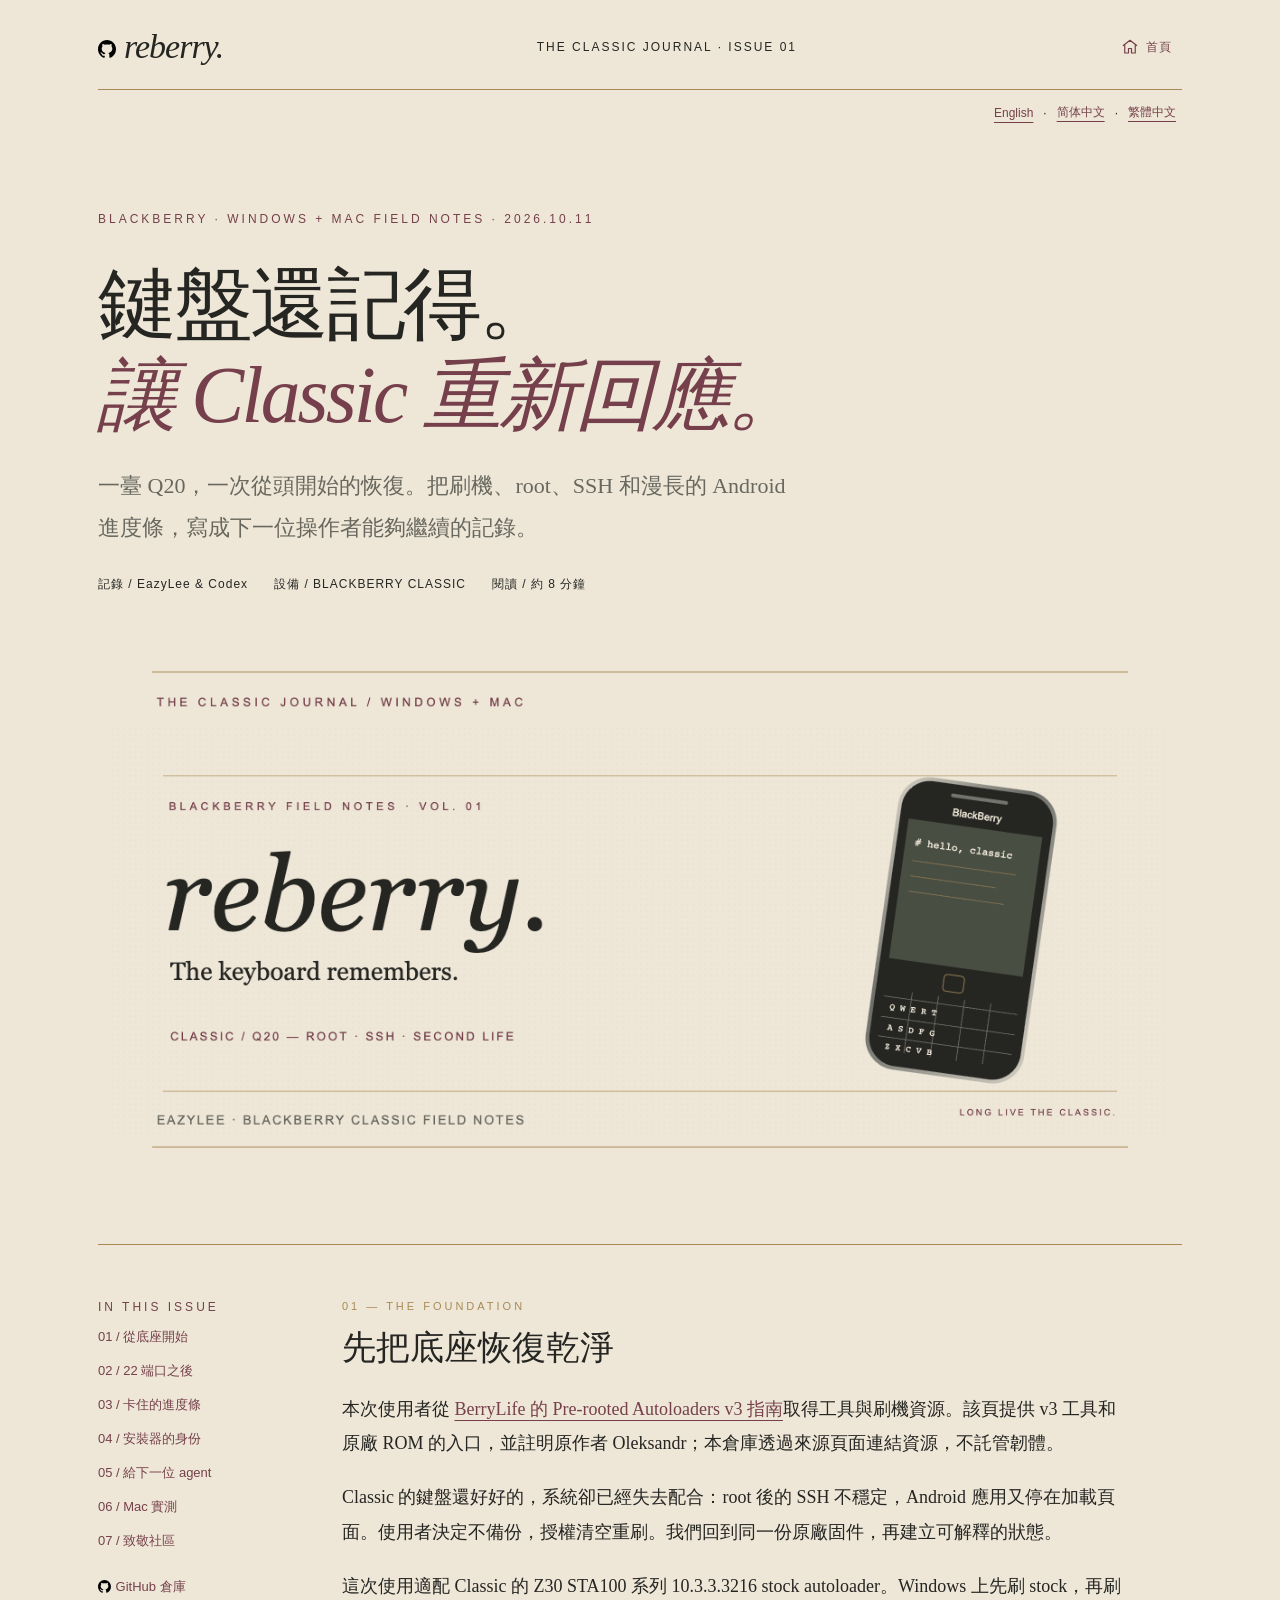
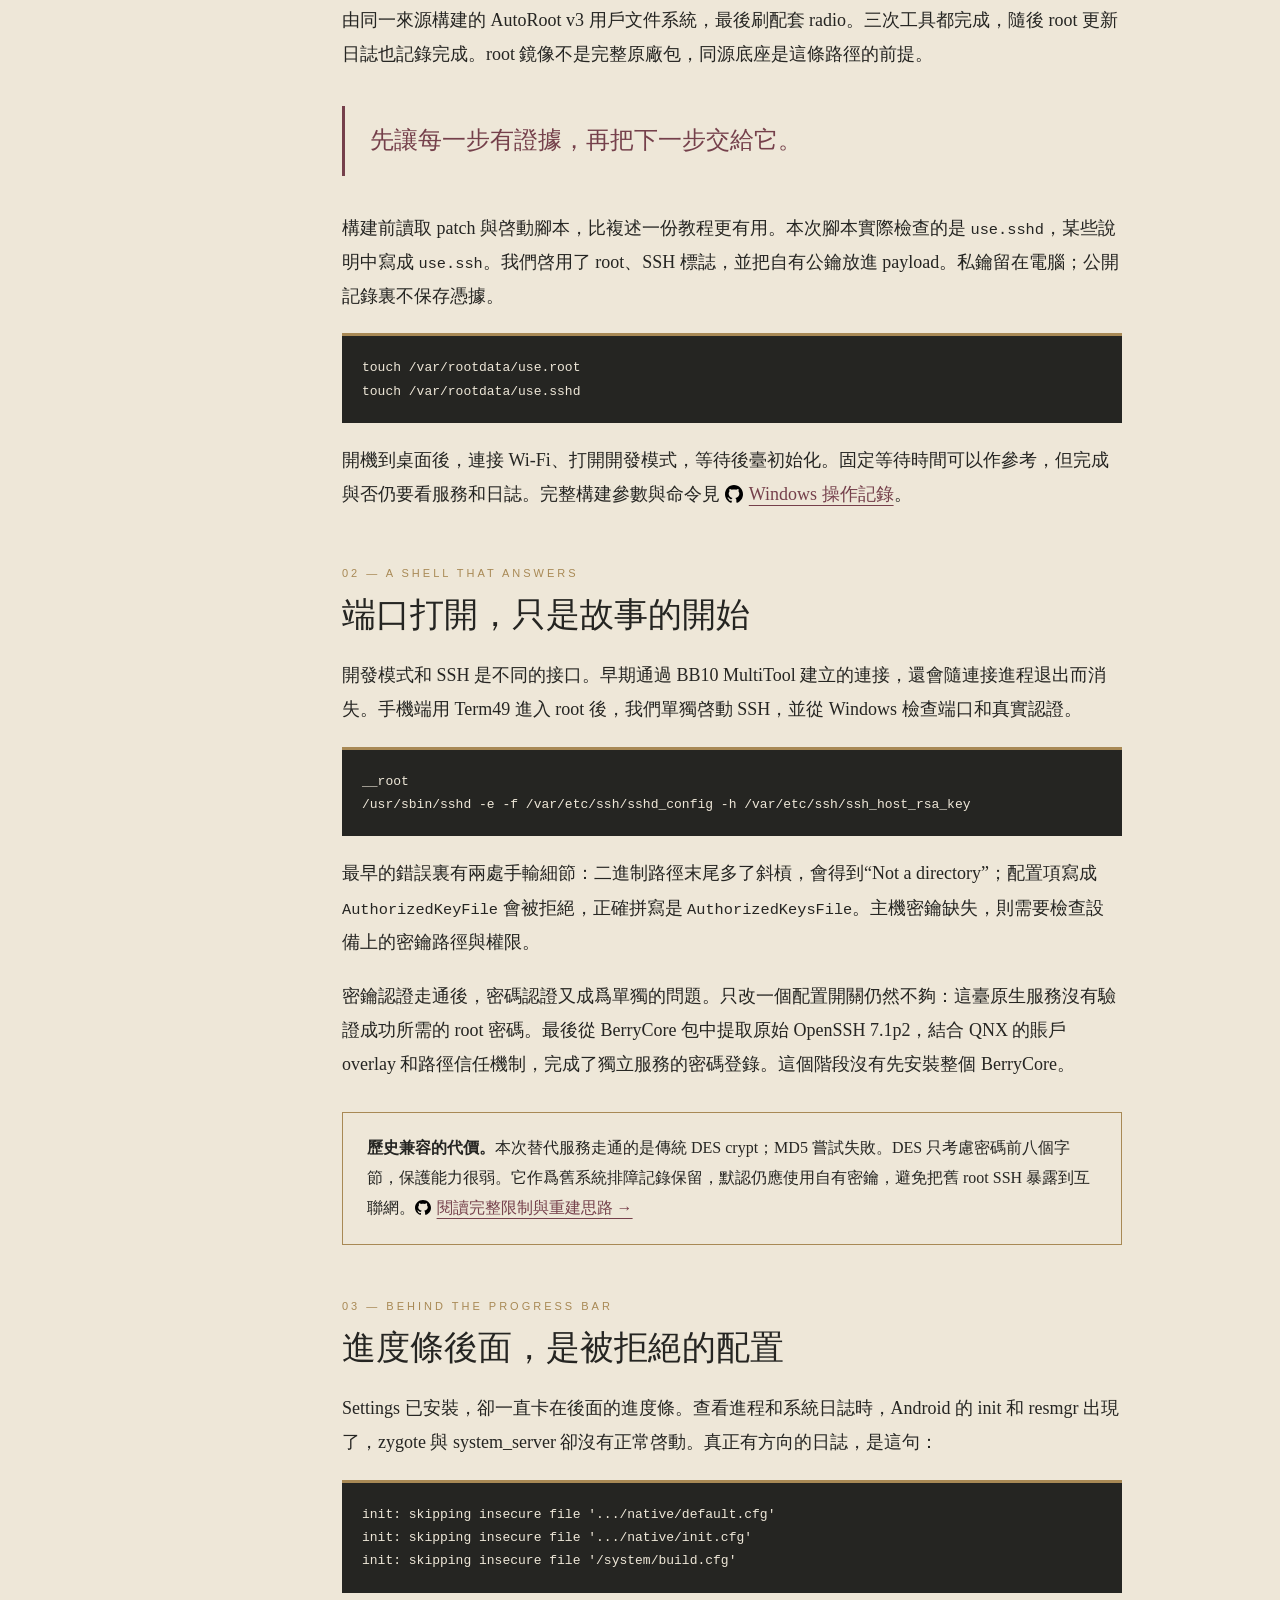
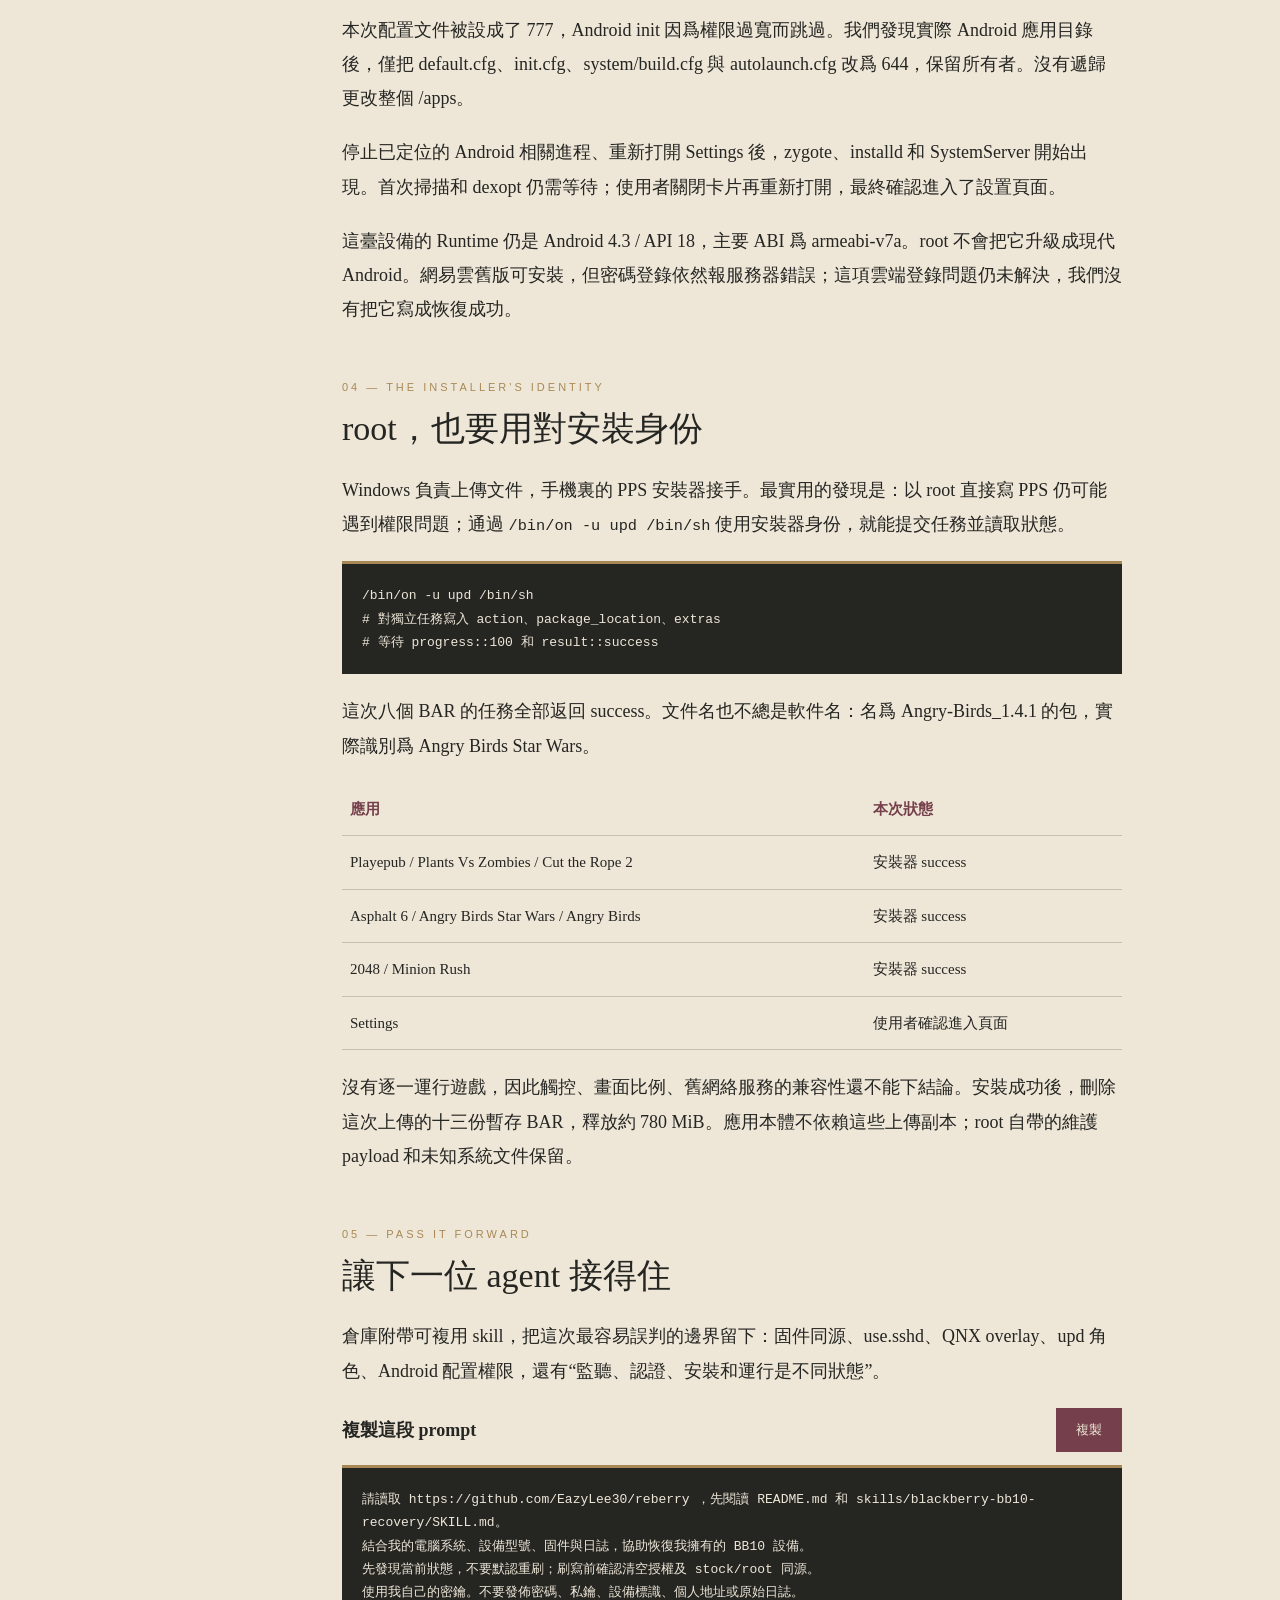
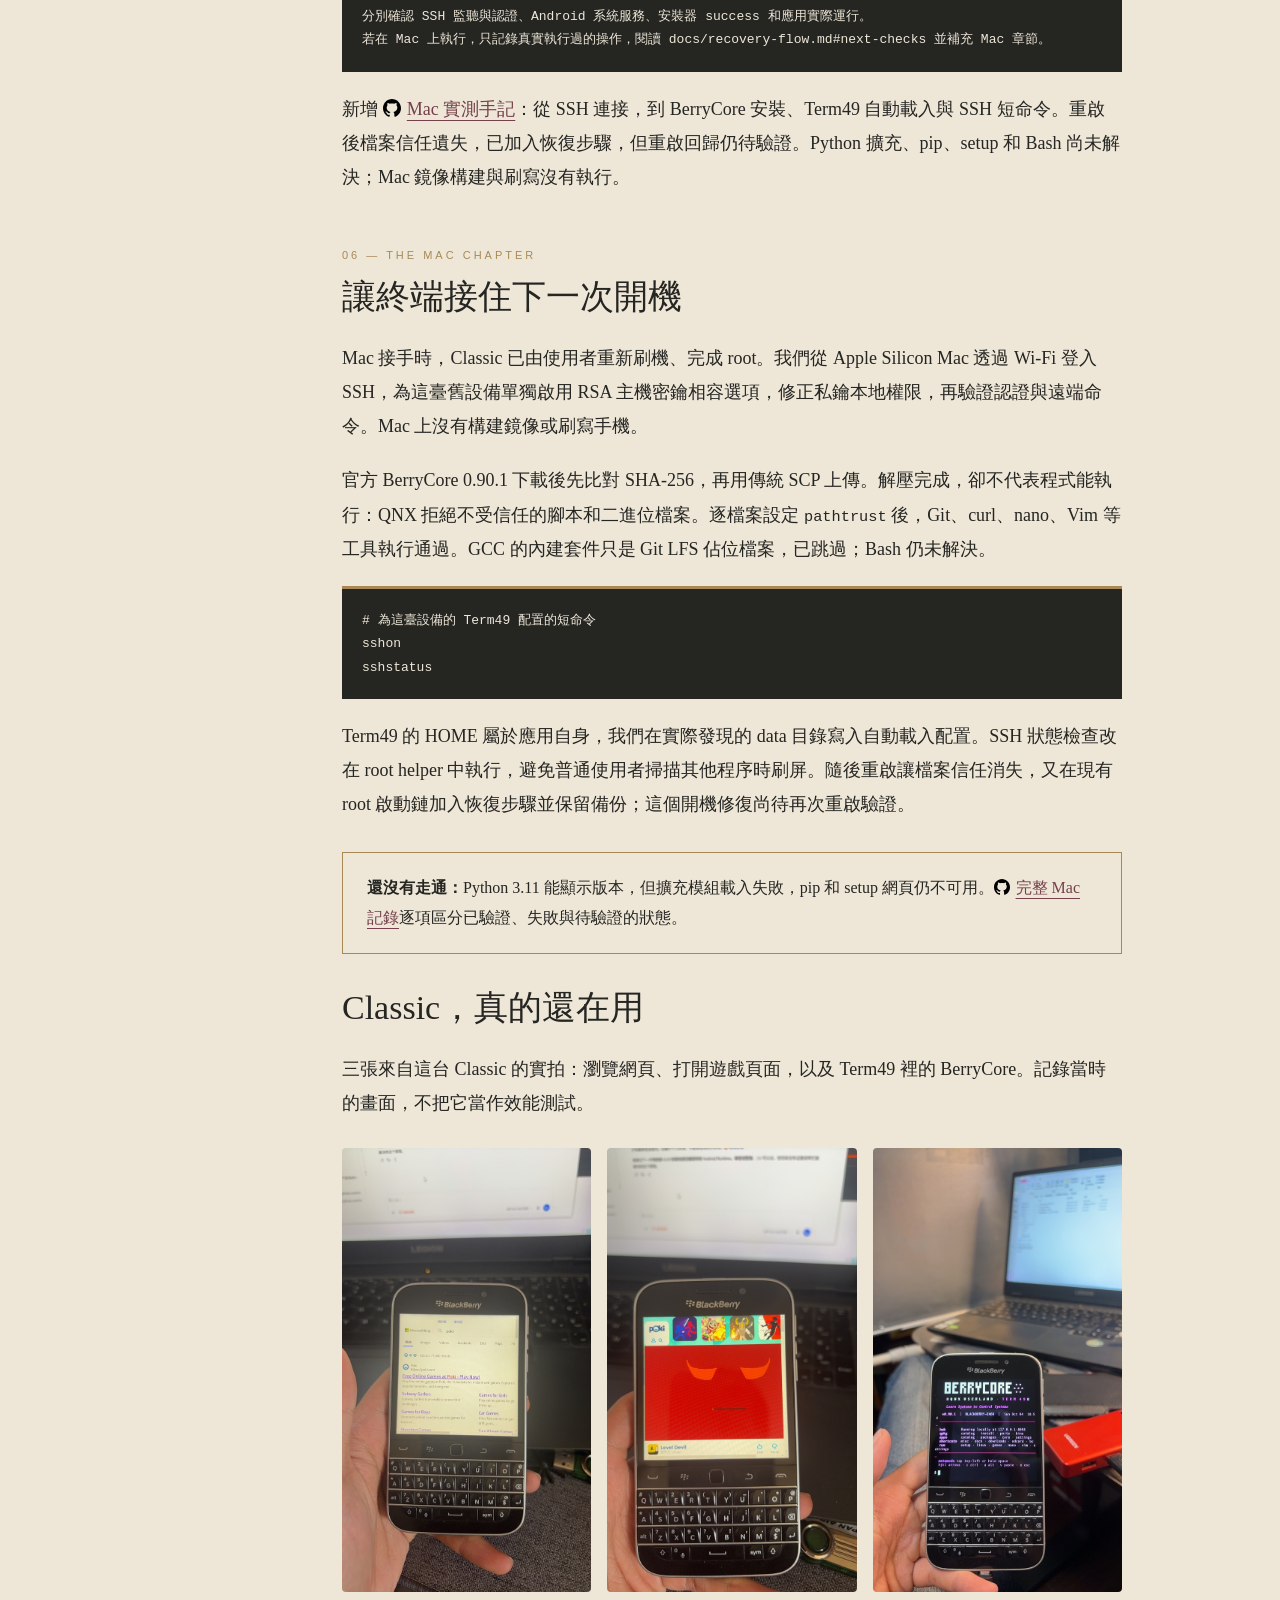
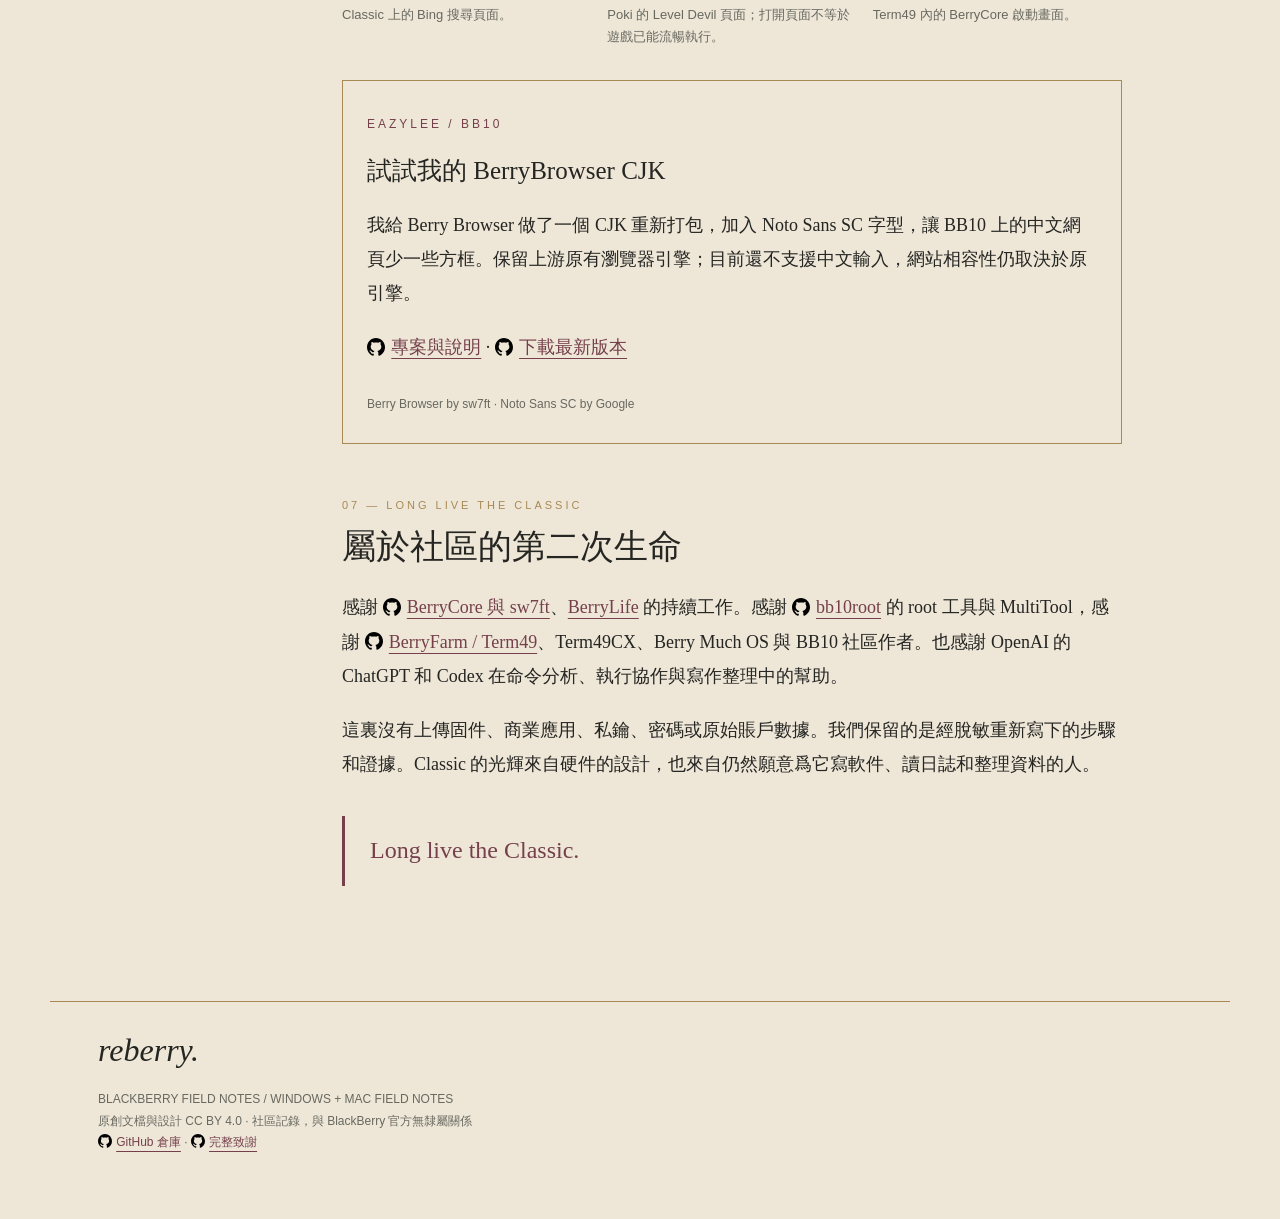
<file: site/zh-TW/index.html>
<!doctype html>
<html lang="zh-TW"><head><meta charset="utf-8"><meta name="viewport" content="width=device-width,initial-scale=1"><title>reberry · 鍵盤還記得</title><meta name="description" content="黑莓 Classic 的第二次生命：Windows 恢復、Mac SSH、BerryCore 與 Term49 實測手記。"><meta name="theme-color" content="#eee7d8"><link rel="canonical" href="https://eazylee.xyz/reberry/zh-TW/"><link rel="stylesheet" href="../style.css?v=20261011-4">
<meta property="og:type" content="article">
<meta property="og:site_name" content="reberry">
<meta property="og:locale" content="zh_TW">
<meta property="og:title" content="reberry · 鍵盤還記得">
<meta property="og:description" content="黑莓 Classic 的第二次生命：Windows 恢復、Mac SSH、BerryCore 與 Term49 實測手記。">
<meta property="og:url" content="https://eazylee.xyz/reberry/zh-TW/">
<meta property="og:image" content="https://eazylee.xyz/reberry/share-square-v2.png">
<meta property="og:image:secure_url" content="https://eazylee.xyz/reberry/share-square-v2.png">
<meta property="og:image:type" content="image/png">
<meta property="og:image:width" content="600">
<meta property="og:image:height" content="600">
<meta property="og:image:alt" content="reberry — The keyboard remembers. BlackBerry Classic field notes.">
<meta name="twitter:card" content="summary_large_image">
<meta name="twitter:title" content="reberry · 鍵盤還記得">
<meta name="twitter:description" content="黑莓 Classic 的第二次生命：Windows 恢復、Mac SSH、BerryCore 與 Term49 實測手記。">
<meta name="twitter:image" content="https://eazylee.xyz/reberry/share-cover-v1.png">
<meta name="twitter:image:alt" content="reberry — The keyboard remembers. BlackBerry Classic field notes.">
<link rel="icon" type="image/png" sizes="32x32" href="/reberry/favicon-32.png">
<link rel="icon" type="image/png" sizes="192x192" href="/reberry/share-icon.png">
<link rel="apple-touch-icon" sizes="180x180" href="/reberry/apple-touch-icon.png">
<link rel="image_src" href="https://eazylee.xyz/reberry/share-square-v2.png">
</head>
<body><header><div class="masthead"><a class="wordmark github-link" href="https://github.com/EazyLee30/reberry"><img class="github-icon" src="../icons/github-invertocat.svg" width="98" height="96" alt="" aria-hidden="true">reberry.</a><span>THE CLASSIC JOURNAL · ISSUE 01</span><a class="home-link" href="/" aria-label="返回 EazyLee 部落格首頁"><svg class="home-icon" width="18" height="18" viewBox="0 0 24 24" fill="none" stroke="currentColor" stroke-width="1.6" stroke-linecap="round" stroke-linejoin="round" aria-hidden="true" focusable="false"><path d="m3 10 9-7 9 7M5 9v11h5v-6h4v6h5V9"/></svg><span>首頁</span></a></div><nav aria-label="Language" class="languages"><a href="/reberry/" lang="en">English</a> · <a href="/reberry/zh-CN/" lang="zh-CN">简体中文</a> · <a href="/reberry/zh-TW/" lang="zh-TW">繁體中文</a></nav><div class="cover"><span class="eyebrow">BlackBerry · Windows + Mac field notes · 2026.10.11</span><h1>鍵盤還記得。<br><em>讓 Classic 重新回應。</em></h1><p class="dek">一臺 Q20，一次從頭開始的恢復。把刷機、root、SSH 和漫長的 Android 進度條，寫成下一位操作者能夠繼續的記錄。</p><div class="byline">記錄 / EazyLee &amp; Codex　　設備 / BLACKBERRY CLASSIC　　閱讀 / 約 8 分鐘</div><img src="../share-cover-v1.png" width="1200" height="630" style="display:block;width:100%;height:auto;aspect-ratio:1200 / 630;object-fit:contain" alt="奶油白紙面上的 reberry 字標和 Classic 鍵盤插畫"></div></header>
<main><div class="layout"><aside aria-label="文章目錄"><span class="eyebrow">In this issue</span><a href="#begin">01 / 從底座開始</a><a href="#ssh">02 / 22 端口之後</a><a href="#android">03 / 卡住的進度條</a><a href="#install">04 / 安裝器的身份</a><a href="#handoff">05 / 給下一位 agent</a><a href="#mac">06 / Mac 實測</a><a href="#credits">07 / 致敬社區</a><p><a href="https://github.com/EazyLee30/reberry" class="github-link"><img class="github-icon" src="../icons/github-invertocat.svg" width="98" height="96" alt="" aria-hidden="true">GitHub 倉庫</a></p></aside><article>
<h2 id="begin"><span class="chapter">01 — THE FOUNDATION</span>先把底座恢復乾淨</h2><p>本次使用者從 <a href="https://bberrylife.github.io/Pages/V3root.html">BerryLife 的 Pre-rooted Autoloaders v3 指南</a>取得工具與刷機資源。該頁提供 v3 工具和原廠 ROM 的入口，並註明原作者 Oleksandr；本倉庫透過來源頁面連結資源，不託管韌體。</p><p>Classic 的鍵盤還好好的，系統卻已經失去配合：root 後的 SSH 不穩定，Android 應用又停在加載頁面。使用者決定不備份，授權清空重刷。我們回到同一份原廠固件，再建立可解釋的狀態。</p><p>這次使用適配 Classic 的 Z30 STA100 系列 10.3.3.3216 stock autoloader。Windows 上先刷 stock，再刷由同一來源構建的 AutoRoot v3 用戶文件系統，最後刷配套 radio。三次工具都完成，隨後 root 更新日誌也記錄完成。root 鏡像不是完整原廠包，同源底座是這條路徑的前提。</p><blockquote>先讓每一步有證據，再把下一步交給它。</blockquote><p>構建前讀取 patch 與啓動腳本，比複述一份教程更有用。本次腳本實際檢查的是 <code>use.sshd</code>，某些說明中寫成 <code>use.ssh</code>。我們啓用了 root、SSH 標誌，並把自有公鑰放進 payload。私鑰留在電腦；公開記錄裏不保存憑據。</p><pre>touch /var/rootdata/use.root
touch /var/rootdata/use.sshd</pre><p>開機到桌面後，連接 Wi-Fi、打開開發模式，等待後臺初始化。固定等待時間可以作參考，但完成與否仍要看服務和日誌。完整構建參數與命令見 <a href="https://github.com/EazyLee30/reberry/blob/main/docs/recovery-flow.md#stage-01" class="github-link"><img class="github-icon" src="../icons/github-invertocat.svg" width="98" height="96" alt="" aria-hidden="true">Windows 操作記錄</a>。</p>
<h2 id="ssh"><span class="chapter">02 — A SHELL THAT ANSWERS</span>端口打開，只是故事的開始</h2><p>開發模式和 SSH 是不同的接口。早期通過 BB10 MultiTool 建立的連接，還會隨連接進程退出而消失。手機端用 Term49 進入 root 後，我們單獨啓動 SSH，並從 Windows 檢查端口和真實認證。</p><pre>__root
/usr/sbin/sshd -e -f /var/etc/ssh/sshd_config -h /var/etc/ssh/ssh_host_rsa_key</pre><p>最早的錯誤裏有兩處手輸細節：二進制路徑末尾多了斜槓，會得到“Not a directory”；配置項寫成 <code>AuthorizedKeyFile</code> 會被拒絕，正確拼寫是 <code>AuthorizedKeysFile</code>。主機密鑰缺失，則需要檢查設備上的密鑰路徑與權限。</p><p>密鑰認證走通後，密碼認證又成爲單獨的問題。只改一個配置開關仍然不夠：這臺原生服務沒有驗證成功所需的 root 密碼。最後從 BerryCore 包中提取原始 OpenSSH 7.1p2，結合 QNX 的賬戶 overlay 和路徑信任機制，完成了獨立服務的密碼登錄。這個階段沒有先安裝整個 BerryCore。</p><div class="note"><strong>歷史兼容的代價。</strong>本次替代服務走通的是傳統 DES crypt；MD5 嘗試失敗。DES 只考慮密碼前八個字節，保護能力很弱。它作爲舊系統排障記錄保留，默認仍應使用自有密鑰，避免把舊 root SSH 暴露到互聯網。<a href="https://github.com/EazyLee30/reberry/blob/main/skills/blackberry-bb10-recovery/references/password-ssh.md" class="github-link"><img class="github-icon" src="../icons/github-invertocat.svg" width="98" height="96" alt="" aria-hidden="true">閱讀完整限制與重建思路 →</a></div>
<h2 id="android"><span class="chapter">03 — BEHIND THE PROGRESS BAR</span>進度條後面，是被拒絕的配置</h2><p>Settings 已安裝，卻一直卡在後面的進度條。查看進程和系統日誌時，Android 的 init 和 resmgr 出現了，zygote 與 system_server 卻沒有正常啓動。真正有方向的日誌，是這句：</p><pre>init: skipping insecure file '.../native/default.cfg'
init: skipping insecure file '.../native/init.cfg'
init: skipping insecure file '/system/build.cfg'</pre><p>本次配置文件被設成了 777，Android init 因爲權限過寬而跳過。我們發現實際 Android 應用目錄後，僅把 default.cfg、init.cfg、system/build.cfg 與 autolaunch.cfg 改爲 644，保留所有者。沒有遞歸更改整個 /apps。</p><p>停止已定位的 Android 相關進程、重新打開 Settings 後，zygote、installd 和 SystemServer 開始出現。首次掃描和 dexopt 仍需等待；使用者關閉卡片再重新打開，最終確認進入了設置頁面。</p><p>這臺設備的 Runtime 仍是 Android 4.3 / API 18，主要 ABI 爲 armeabi-v7a。root 不會把它升級成現代 Android。網易雲舊版可安裝，但密碼登錄依然報服務器錯誤；這項雲端登錄問題仍未解決，我們沒有把它寫成恢復成功。</p>
<h2 id="install"><span class="chapter">04 — THE INSTALLER'S IDENTITY</span>root，也要用對安裝身份</h2><p>Windows 負責上傳文件，手機裏的 PPS 安裝器接手。最實用的發現是：以 root 直接寫 PPS 仍可能遇到權限問題；通過 <code>/bin/on -u upd /bin/sh</code> 使用安裝器身份，就能提交任務並讀取狀態。</p><pre>/bin/on -u upd /bin/sh
# 對獨立任務寫入 action、package_location、extras
# 等待 progress::100 和 result::success</pre><p>這次八個 BAR 的任務全部返回 success。文件名也不總是軟件名：名爲 Angry-Birds_1.4.1 的包，實際識別爲 Angry Birds Star Wars。</p><div class="table-wrap"><table><thead><tr><th>應用</th><th>本次狀態</th></tr></thead><tbody><tr><td>Playepub / Plants Vs Zombies / Cut the Rope 2</td><td>安裝器 success</td></tr><tr><td>Asphalt 6 / Angry Birds Star Wars / Angry Birds</td><td>安裝器 success</td></tr><tr><td>2048 / Minion Rush</td><td>安裝器 success</td></tr><tr><td>Settings</td><td>使用者確認進入頁面</td></tr></tbody></table></div><p>沒有逐一運行遊戲，因此觸控、畫面比例、舊網絡服務的兼容性還不能下結論。安裝成功後，刪除這次上傳的十三份暫存 BAR，釋放約 780 MiB。應用本體不依賴這些上傳副本；root 自帶的維護 payload 和未知系統文件保留。</p>
<h2 id="handoff"><span class="chapter">05 — PASS IT FORWARD</span>讓下一位 agent 接得住</h2><p>倉庫附帶可複用 skill，把這次最容易誤判的邊界留下：固件同源、use.sshd、QNX overlay、upd 角色、Android 配置權限，還有“監聽、認證、安裝和運行是不同狀態”。</p><div class="prompt-head"><strong>複製這段 prompt</strong><button id="copy" type="button">複製</button></div><pre id="prompt">請讀取 https://github.com/EazyLee30/reberry ，先閱讀 README.md 和 skills/blackberry-bb10-recovery/SKILL.md。
結合我的電腦系統、設備型號、固件與日誌，協助恢復我擁有的 BB10 設備。
先發現當前狀態，不要默認重刷；刷寫前確認清空授權及 stock/root 同源。
使用我自己的密鑰。不要發佈密碼、私鑰、設備標識、個人地址或原始日誌。
分別確認 SSH 監聽與認證、Android 系統服務、安裝器 success 和應用實際運行。
若在 Mac 上執行，只記錄真實執行過的操作，閱讀 docs/recovery-flow.md#next-checks 並補充 Mac 章節。</pre><p>新增 <a href="https://github.com/EazyLee30/reberry/blob/main/docs/recovery-flow.md#stage-07" class="github-link"><img class="github-icon" src="../icons/github-invertocat.svg" width="98" height="96" alt="" aria-hidden="true">Mac 實測手記</a>：從 SSH 連接，到 BerryCore 安裝、Term49 自動載入與 SSH 短命令。重啟後檔案信任遺失，已加入恢復步驟，但重啟回歸仍待驗證。Python 擴充、pip、setup 和 Bash 尚未解決；Mac 鏡像構建與刷寫沒有執行。</p>
<h2 id="mac"><span class="chapter">06 — THE MAC CHAPTER</span>讓終端接住下一次開機</h2><p>Mac 接手時，Classic 已由使用者重新刷機、完成 root。我們從 Apple Silicon Mac 透過 Wi-Fi 登入 SSH，為這臺舊設備單獨啟用 RSA 主機密鑰相容選項，修正私鑰本地權限，再驗證認證與遠端命令。Mac 上沒有構建鏡像或刷寫手機。</p><p>官方 BerryCore 0.90.1 下載後先比對 SHA-256，再用傳統 SCP 上傳。解壓完成，卻不代表程式能執行：QNX 拒絕不受信任的腳本和二進位檔案。逐檔案設定 <code>pathtrust</code> 後，Git、curl、nano、Vim 等工具執行通過。GCC 的內建套件只是 Git LFS 佔位檔案，已跳過；Bash 仍未解決。</p><pre># 為這臺設備的 Term49 配置的短命令
sshon
sshstatus</pre><p>Term49 的 HOME 屬於應用自身，我們在實際發現的 data 目錄寫入自動載入配置。SSH 狀態檢查改在 root helper 中執行，避免普通使用者掃描其他程序時刷屏。隨後重啟讓檔案信任消失，又在現有 root 啟動鏈加入恢復步驟並保留備份；這個開機修復尚待再次重啟驗證。</p><div class="note"><strong>還沒有走通：</strong>Python 3.11 能顯示版本，但擴充模組載入失敗，pip 和 setup 網頁仍不可用。<a href="https://github.com/EazyLee30/reberry/blob/main/docs/recovery-flow.md#stage-07" class="github-link"><img class="github-icon" src="../icons/github-invertocat.svg" width="98" height="96" alt="" aria-hidden="true">完整 Mac 記錄</a>逐項區分已驗證、失敗與待驗證的狀態。</div>
<section class="device-journal" id="device-photos"><h2>Classic，真的還在用</h2><p>三張來自這台 Classic 的實拍：瀏覽網頁、打開遊戲頁面，以及 Term49 裡的 BerryCore。記錄當時的畫面，不把它當作效能測試。</p><div class="photo-grid"><figure><a href="../photos/classic-browser.jpg"><img src="../photos/classic-browser.jpg" width="665" height="1182" loading="lazy" decoding="async" alt="Classic 上的 Bing 搜尋頁面。"></a><figcaption>Classic 上的 Bing 搜尋頁面。</figcaption></figure><figure><a href="../photos/classic-poki.jpg"><img src="../photos/classic-poki.jpg" width="665" height="1182" loading="lazy" decoding="async" alt="Poki 的 Level Devil 頁面；打開頁面不等於遊戲已能流暢執行。"></a><figcaption>Poki 的 Level Devil 頁面；打開頁面不等於遊戲已能流暢執行。</figcaption></figure><figure><a href="../photos/classic-berrycore.jpg"><img src="../photos/classic-berrycore.jpg" width="665" height="1182" loading="lazy" decoding="async" alt="Term49 內的 BerryCore 啟動畫面。"></a><figcaption>Term49 內的 BerryCore 啟動畫面。</figcaption></figure></div><div class="browser-feature"><span class="eyebrow">EazyLee / BB10</span><h3>試試我的 BerryBrowser CJK</h3><p>我給 Berry Browser 做了一個 CJK 重新打包，加入 Noto Sans SC 字型，讓 BB10 上的中文網頁少一些方框。保留上游原有瀏覽器引擎；目前還不支援中文輸入，網站相容性仍取決於原引擎。</p><p><a href="https://github.com/EazyLee30/berrybrowser-cjk" class="github-link"><img class="github-icon" src="../icons/github-invertocat.svg" width="98" height="96" alt="" aria-hidden="true">專案與說明</a> · <a href="https://github.com/EazyLee30/berrybrowser-cjk/releases/latest" class="github-link"><img class="github-icon" src="../icons/github-invertocat.svg" width="98" height="96" alt="" aria-hidden="true">下載最新版本</a></p><small>Berry Browser by sw7ft · Noto Sans SC by Google</small></div></section>
<h2 id="credits"><span class="chapter">07 — LONG LIVE THE CLASSIC</span>屬於社區的第二次生命</h2><p>感謝 <a href="https://github.com/sw7ft/BerryCore" class="github-link"><img class="github-icon" src="../icons/github-invertocat.svg" width="98" height="96" alt="" aria-hidden="true">BerryCore 與 sw7ft</a>、<a href="https://bberrylife.github.io/">BerryLife</a> 的持續工作。感謝 <a href="https://github.com/bb10root" class="github-link"><img class="github-icon" src="../icons/github-invertocat.svg" width="98" height="96" alt="" aria-hidden="true">bb10root</a> 的 root 工具與 MultiTool，感謝 <a href="https://github.com/BerryFarm/Term49" class="github-link"><img class="github-icon" src="../icons/github-invertocat.svg" width="98" height="96" alt="" aria-hidden="true">BerryFarm / Term49</a>、Term49CX、Berry Much OS 與 BB10 社區作者。也感謝 OpenAI 的 ChatGPT 和 Codex 在命令分析、執行協作與寫作整理中的幫助。</p><p>這裏沒有上傳固件、商業應用、私鑰、密碼或原始賬戶數據。我們保留的是經脫敏重新寫下的步驟和證據。Classic 的光輝來自硬件的設計，也來自仍然願意爲它寫軟件、讀日誌和整理資料的人。</p><blockquote>Long live the Classic.</blockquote></article></div></main><footer><span class="footer-title">reberry.</span><p>BLACKBERRY FIELD NOTES / WINDOWS + MAC FIELD NOTES<br>原創文檔與設計 CC BY 4.0 · 社區記錄，與 BlackBerry 官方無隸屬關係<br><a href="https://github.com/EazyLee30/reberry" class="github-link"><img class="github-icon" src="../icons/github-invertocat.svg" width="98" height="96" alt="" aria-hidden="true">GitHub 倉庫</a> · <a href="https://github.com/EazyLee30/reberry/blob/main/docs/credits.md" class="github-link"><img class="github-icon" src="../icons/github-invertocat.svg" width="98" height="96" alt="" aria-hidden="true">完整致謝</a></p></footer><script>document.getElementById('copy').addEventListener('click',async function(){try{await navigator.clipboard.writeText(document.getElementById('prompt').textContent);this.textContent='已複製';}catch(e){this.textContent='請選中文字複製';}});</script></body></html>
</file>
<file: site/style.css>
:root{--paper:#eee7d8;--ink:#252522;--berry:#75404b;--brass:#a88955;--muted:#68685f}*{box-sizing:border-box}html{scroll-behavior:smooth}body{margin:0;background:var(--paper);color:var(--ink);font-family:Georgia,"Noto Serif SC","Songti SC",SimSun,serif;font-size:18px;line-height:1.9}a{color:var(--berry);text-underline-offset:5px}header,main,footer{max-width:1180px;margin:auto;padding:0 40px}.masthead{display:flex;justify-content:space-between;align-items:center;border-bottom:1px solid var(--brass);padding-top:25px;padding-bottom:20px;font:12px/1.5 Arial,sans-serif;letter-spacing:2px}.wordmark{font:italic 34px Georgia,serif;letter-spacing:-1px;color:var(--ink);text-decoration:none}.cover{position:relative;padding:65px 0 50px;border-bottom:1px solid var(--brass)}.eyebrow{font:12px Arial,sans-serif;letter-spacing:3px;color:var(--berry);text-transform:uppercase}h1{font-weight:400;font-size:clamp(48px,7vw,90px);line-height:1.14;letter-spacing:-3px;margin:25px 0}h1 em{color:var(--berry)}.dek{max-width:710px;font-size:22px;color:var(--muted)}.cover img{width:100%;margin-top:30px}.byline{font:12px/1.8 Arial,sans-serif;letter-spacing:1px;margin-top:25px}.layout{display:grid;grid-template-columns:210px minmax(0,1fr);gap:65px;padding-top:55px}aside{font:13px/2 Arial,sans-serif;position:sticky;top:30px;align-self:start}aside a{display:block;text-decoration:none;margin:8px 0}article{max-width:780px;min-width:0}article h2{font-size:34px;font-weight:400;line-height:1.4;margin:55px 0 20px}article h2:first-child{margin-top:0}.chapter{display:block;font:11px Arial,sans-serif;color:var(--brass);letter-spacing:3px;margin-bottom:12px}p{margin:20px 0}blockquote{border-left:3px solid var(--berry);padding:12px 25px;margin:35px 0;font-size:24px;color:var(--berry)}pre{background:#252522;color:#eee7d8;border-top:3px solid var(--brass);padding:20px;overflow:auto;font:13px/1.8 Consolas,monospace;white-space:pre-wrap;overflow-wrap:anywhere}code{font-family:Consolas,monospace;font-size:.85em}.note{padding:20px 24px;border:1px solid var(--brass);font-size:16px;margin:30px 0}.table-wrap{overflow:auto}table{width:100%;border-collapse:collapse;font-size:15px}th,td{text-align:left;padding:12px 8px;border-bottom:1px solid #c7beac}th{color:var(--berry)}button{background:var(--berry);color:var(--paper);border:0;padding:12px 20px;font:13px Arial,sans-serif;cursor:pointer}.prompt-head{display:flex;align-items:center;justify-content:space-between;gap:15px}footer{margin-top:80px;padding-top:30px;padding-bottom:45px;border-top:1px solid var(--brass);font:12px/1.8 Arial,sans-serif;color:var(--muted)}.footer-title{font:italic 32px Georgia,serif;color:var(--ink)}@media(max-width:800px){header,main,footer{padding-left:22px;padding-right:22px}.layout{display:block;padding-top:35px}aside{position:static;border-bottom:1px solid var(--brass);padding-bottom:20px;margin-bottom:35px}aside a{display:inline-block;margin-right:15px}h1{letter-spacing:-1px}.dek{font-size:19px}.masthead{letter-spacing:1px;font-size:10px}article h2{font-size:28px}body{font-size:17px}.cover{padding-top:38px}}

.languages{padding:14px 0;font:12px Arial,sans-serif;text-align:right}.languages a{margin:0 6px}

/* Fluid reading layout: preserve the journal identity at every width. */
html{scroll-padding-top:24px}body{overflow-wrap:break-word}img{max-width:100%;height:auto}header,main,footer{width:100%;padding-inline:clamp(18px,4vw,48px)}.masthead{gap:16px;flex-wrap:wrap}.masthead span{text-align:center}.languages{display:flex;justify-content:flex-end;flex-wrap:wrap;align-items:center;gap:4px}.cover{padding-top:clamp(32px,6vw,65px)}.cover img{display:block;max-width:100%;height:auto}.layout{gap:clamp(24px,5vw,65px);grid-template-columns:180px minmax(0,1fr)}.dek{font-size:clamp(18px,2vw,22px)}h1{font-size:clamp(36px,6.2vw,86px);letter-spacing:-.035em;text-wrap:balance}article h2{font-size:clamp(25px,3.1vw,34px);text-wrap:balance}pre{max-width:100%;tab-size:2}.table-wrap{max-width:100%;-webkit-overflow-scrolling:touch}th,td{vertical-align:top}button{min-height:44px;flex-shrink:0}a:focus-visible,button:focus-visible{outline:2px solid var(--berry);outline-offset:5px}.byline{overflow-wrap:anywhere}
@media(max-width:960px){.layout{display:block;padding-top:32px}aside{position:static;border-bottom:1px solid var(--brass);padding-bottom:20px;margin-bottom:32px}aside a{display:inline-block;margin:4px 16px 4px 0;padding:5px 0}aside p{margin:8px 0}article{max-width:none}}
@media(max-width:600px){body{font-size:16px;line-height:1.85}.masthead{padding-top:18px;padding-bottom:14px;gap:10px}.wordmark{font-size:31px}.masthead span{order:3;width:100%;text-align:left;font-size:10px;letter-spacing:1.4px}.masthead>a:last-child{margin-left:auto}.languages{padding:12px 0;font-size:12px}.eyebrow{font-size:10px;letter-spacing:1.8px}.cover{padding-bottom:28px}h1{margin:20px 0;font-size:clamp(34px,8.8vw,52px);line-height:1.16}.dek{line-height:1.7}.byline{font-size:10px;letter-spacing:.6px}.cover img{margin-top:24px}.chapter{letter-spacing:1.7px;line-height:1.6}blockquote{font-size:20px;padding:10px 16px}.note{padding:16px;font-size:15px}pre{padding:15px;font-size:12px}.prompt-head{align-items:flex-start;flex-wrap:wrap}.table-wrap table{min-width:560px}footer{margin-top:44px;padding-bottom:32px}}
@media(prefers-reduced-motion:reduce){html{scroll-behavior:auto}}

aside>.eyebrow{display:block;margin-bottom:10px}

/* Device photographs retain their original proportions. */
.photo-grid{display:grid;grid-template-columns:repeat(3,minmax(0,1fr));gap:16px;margin:28px 0}.photo-grid figure{margin:0;min-width:0}.photo-grid img{display:block;width:100%;height:auto;aspect-ratio:665 / 1182;border-radius:4px}.photo-grid figcaption{font:13px/1.7 Arial,sans-serif;color:var(--muted);margin-top:12px}.browser-feature{padding:24px;border:1px solid var(--brass);margin:32px 0}.browser-feature h3{font-size:25px;font-weight:400;line-height:1.4;margin:14px 0}.browser-feature small{font:12px/1.6 Arial,sans-serif;color:var(--muted)}@media(max-width:600px){.photo-grid{grid-template-columns:1fr;gap:28px}.photo-grid figure{max-width:340px;margin-inline:auto}.browser-feature{padding:18px}}

/* Official GitHub mark, kept black and at its original proportions. */
a .github-icon{display:inline-block;width:1em;height:auto;max-width:none;vertical-align:-.12em;margin:0 .35em 0 0;aspect-ratio:98 / 96;object-fit:contain}.wordmark .github-icon{width:18px;vertical-align:0;margin-right:8px}.github-link{overflow-wrap:anywhere}aside a.github-link{min-height:44px}footer .github-icon{width:14px}

.masthead .home-link{display:inline-flex;align-items:center;justify-content:center;gap:7px;min-height:44px;padding:6px 10px;border:1px solid transparent;border-radius:6px;font:12px/1.4 Arial,sans-serif;letter-spacing:.3px;text-decoration:none;white-space:nowrap}.home-link .home-icon{display:block;flex:none;width:18px;height:18px}.home-link:hover{background:#75404b0a;border-color:var(--brass)}.home-link:active{background:#75404b16}
</file>
